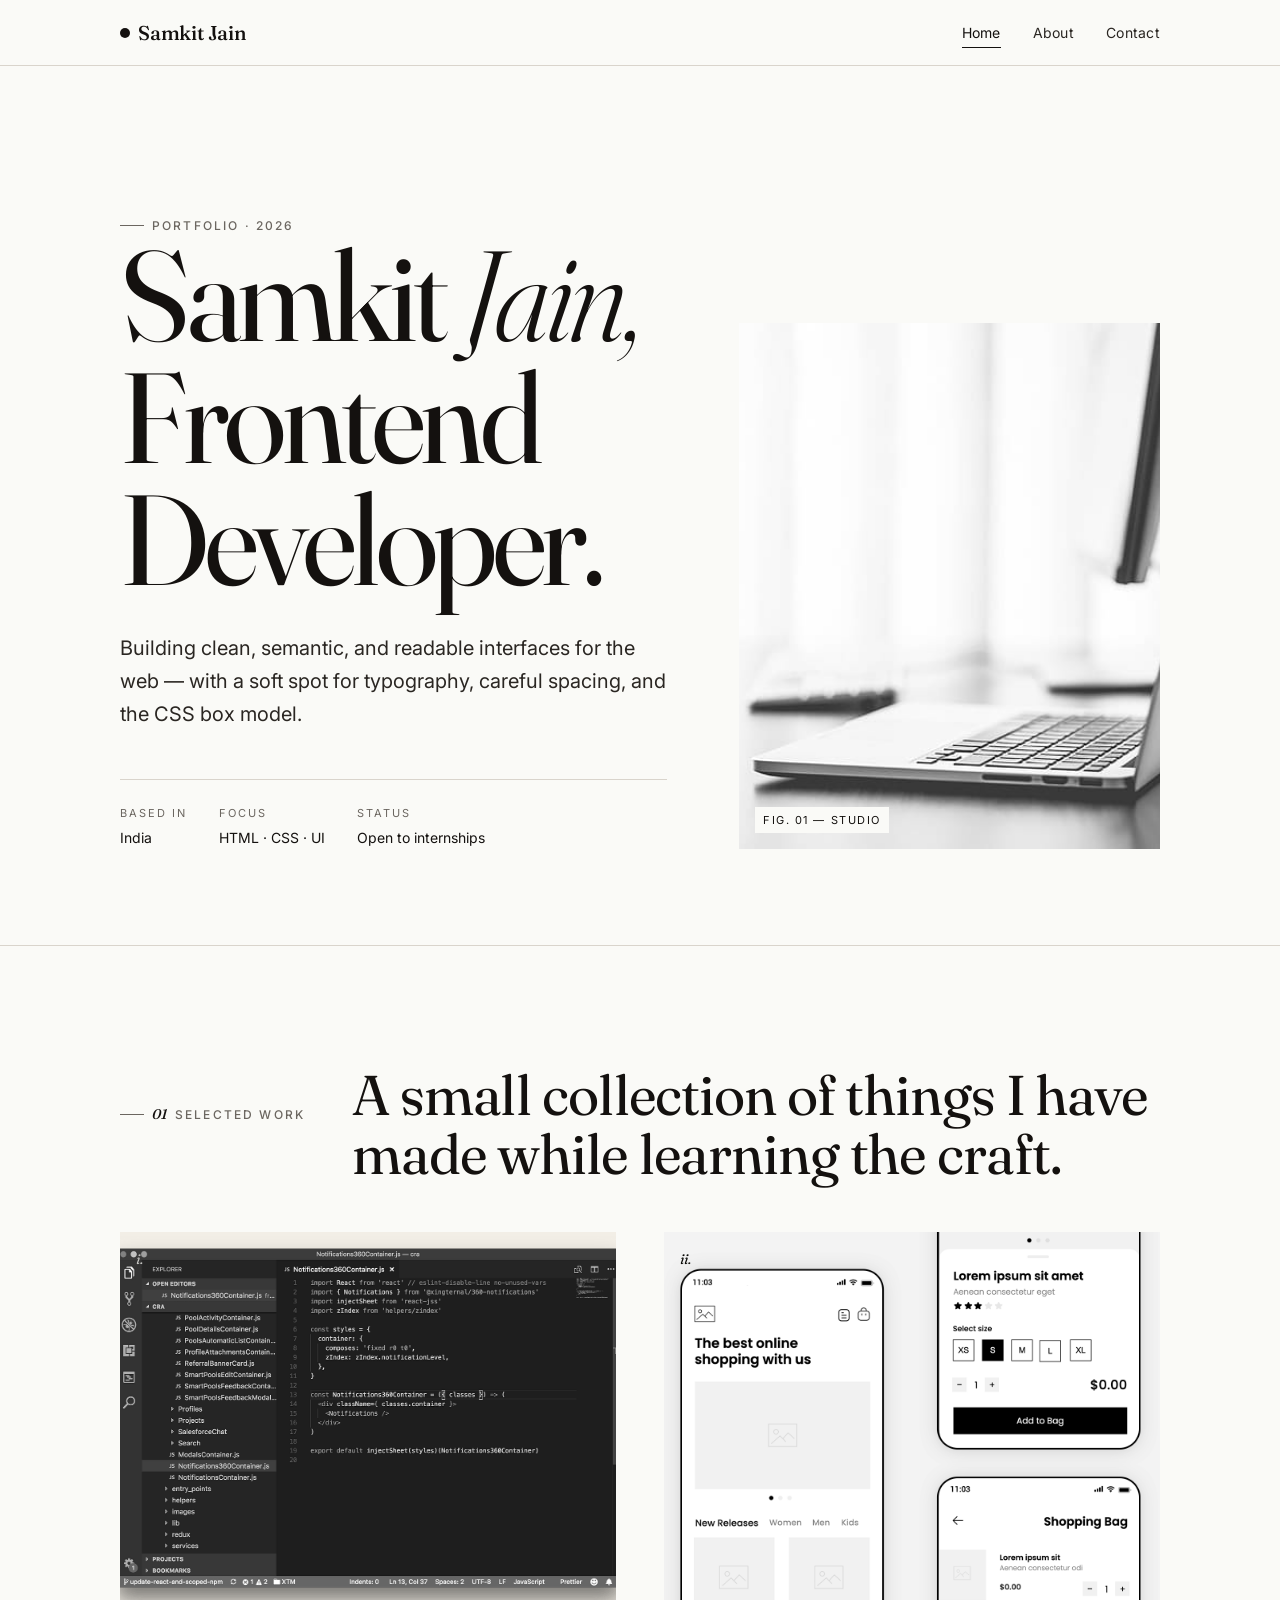
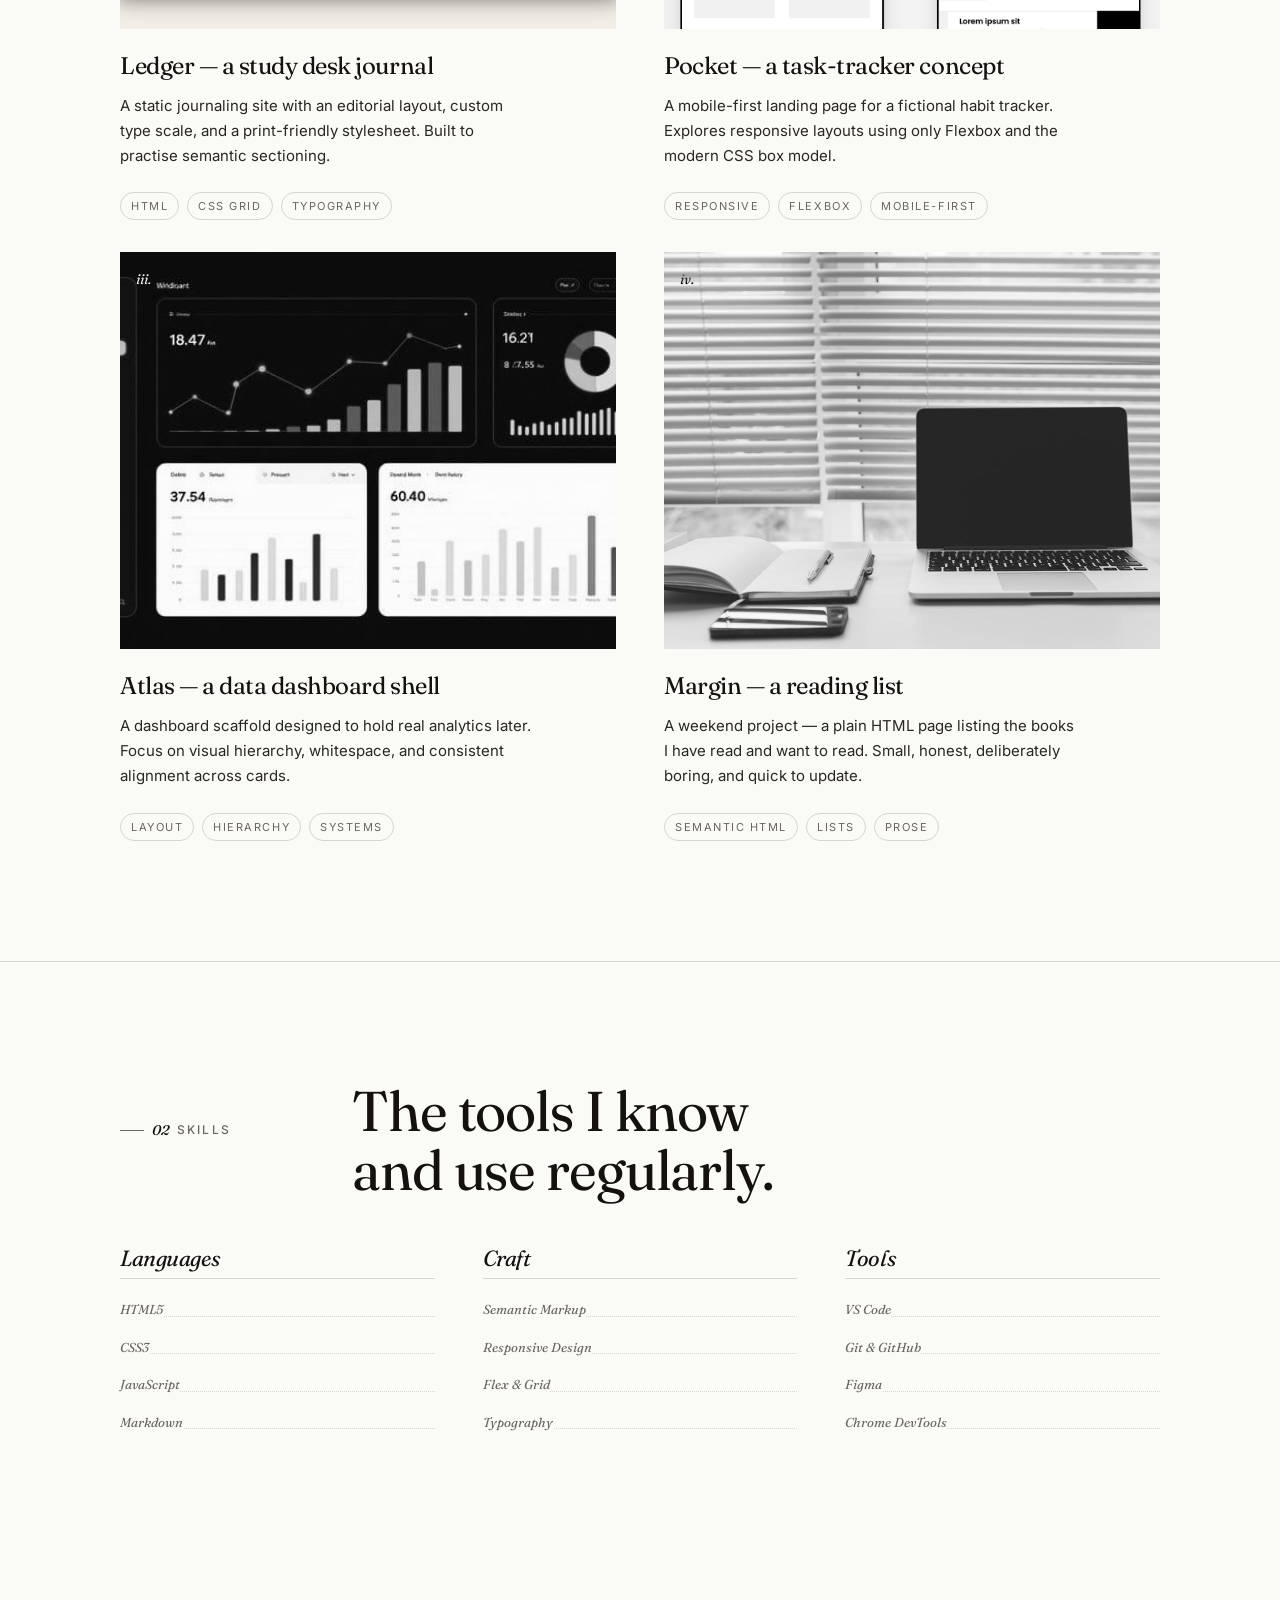
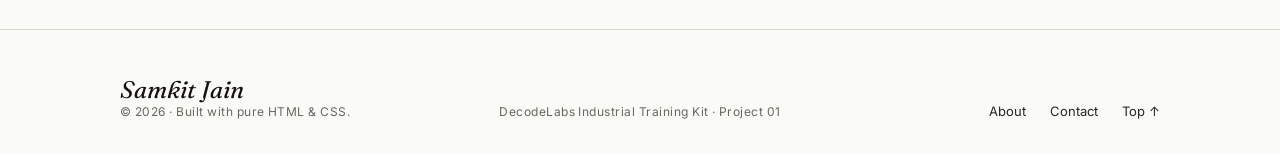
<file: Task1_portfolio/index.html>
<!DOCTYPE html>
<html lang="en">
<head>
  <meta charset="UTF-8" />
  <meta name="viewport" content="width=device-width, initial-scale=1.0" />
  <meta name="description" content="Samkit Jain — Frontend Developer. Personal portfolio showcasing selected work, skills, and background." />
  <meta name="author" content="Samkit Jain" />
  <title>Samkit Jain — Frontend Developer</title>

  <!-- Google Fonts: Fraunces (display serif) + Inter (UI sans) -->
  <link rel="preconnect" href="https://fonts.googleapis.com" />
  <link rel="preconnect" href="https://fonts.gstatic.com" crossorigin />
  <link href="https://fonts.googleapis.com/css2?family=Fraunces:ital,opsz,wght@0,9..144,300;0,9..144,400;0,9..144,500;1,9..144,300;1,9..144,400&family=Inter:wght@400;500;600&display=swap" rel="stylesheet" />

  <link rel="stylesheet" href="style.css" />
</head>
<body>

  <!-- =========================================================
       SITE HEADER
       ========================================================= -->
  <header class="site-header">
    <nav class="nav" aria-label="Primary">
      <a class="brand" href="index.html">
        <span class="brand-mark" aria-hidden="true"></span>
        Samkit&nbsp;Jain
      </a>
      <ul class="nav-links">
        <li><a href="index.html" aria-current="page">Home</a></li>
        <li><a href="about.html">About</a></li>
        <li><a href="contact.html">Contact</a></li>
      </ul>
    </nav>
  </header>

  <main>

    <!-- =========================================================
         HERO
         ========================================================= -->
    <section class="hero container" aria-labelledby="hero-title">
      <div class="hero-grid">

        <div>
          <p class="eyebrow">Portfolio · 2026</p>
          <h1 id="hero-title" class="hero-title">
            Samkit <em>Jain,</em><br />
            Frontend<br />
            Developer.
          </h1>
          <p class="hero-lede">
            Building clean, semantic, and readable interfaces for the web —
            with a soft spot for typography, careful spacing, and the CSS
            box model.
          </p>

          <dl class="hero-meta">
            <div>
              <dt>Based in</dt>
              <dd>India</dd>
            </div>
            <div>
              <dt>Focus</dt>
              <dd>HTML · CSS · UI</dd>
            </div>
            <div>
              <dt>Status</dt>
              <dd>Open to internships</dd>
            </div>
          </dl>
        </div>

        <figure class="hero-figure">
          <img src="assets/hero-desk.jpg" alt="Minimalist workspace with a laptop, monochrome tones." />
          <figcaption>Fig. 01 — Studio</figcaption>
        </figure>

      </div>
    </section>

    <!-- =========================================================
         SELECTED WORK
         ========================================================= -->
    <section class="section" aria-labelledby="work-title">
      <div class="container">

        <header class="section-head">
          <p class="eyebrow"><span class="eyebrow--num">01</span> Selected&nbsp;Work</p>
          <h2 id="work-title">A small collection of things I have made while learning the craft.</h2>
        </header>

        <div class="projects">

          <article class="project">
            <figure class="project-cover">
              <img src="assets/project-code.jpg" alt="Screenshot of a minimal code editor with syntax-highlighted source." />
              <span class="project-index">i.</span>
            </figure>
            <h3 class="project-title">Ledger — a study desk journal</h3>
            <p class="project-desc">
              A static journaling site with an editorial layout, custom
              type scale, and a print-friendly stylesheet. Built to
              practise semantic sectioning.
            </p>
            <ul class="project-tags">
              <li>HTML</li>
              <li>CSS Grid</li>
              <li>Typography</li>
            </ul>
          </article>

          <article class="project">
            <figure class="project-cover">
              <img src="assets/project-mobile.jpg" alt="A collection of minimalist mobile app UI mockups." />
              <span class="project-index">ii.</span>
            </figure>
            <h3 class="project-title">Pocket — a task-tracker concept</h3>
            <p class="project-desc">
              A mobile-first landing page for a fictional habit tracker.
              Explores responsive layouts using only Flexbox and the
              modern CSS box model.
            </p>
            <ul class="project-tags">
              <li>Responsive</li>
              <li>Flexbox</li>
              <li>Mobile-first</li>
            </ul>
          </article>

          <article class="project">
            <figure class="project-cover">
              <img src="assets/project-dashboard.jpg" alt="Minimal data dashboard interface with charts and metrics." />
              <span class="project-index">iii.</span>
            </figure>
            <h3 class="project-title">Atlas — a data dashboard shell</h3>
            <p class="project-desc">
              A dashboard scaffold designed to hold real analytics later.
              Focus on visual hierarchy, whitespace, and consistent
              alignment across cards.
            </p>
            <ul class="project-tags">
              <li>Layout</li>
              <li>Hierarchy</li>
              <li>Systems</li>
            </ul>
          </article>

          <article class="project">
            <figure class="project-cover">
              <img src="assets/about-notebook.jpg" alt="Minimal notebook and phone on a light background." />
              <span class="project-index">iv.</span>
            </figure>
            <h3 class="project-title">Margin — a reading list</h3>
            <p class="project-desc">
              A weekend project — a plain HTML page listing the books I
              have read and want to read. Small, honest, deliberately
              boring, and quick to update.
            </p>
            <ul class="project-tags">
              <li>Semantic HTML</li>
              <li>Lists</li>
              <li>Prose</li>
            </ul>
          </article>

        </div>
      </div>
    </section>

    <!-- =========================================================
         SKILLS
         ========================================================= -->
    <section class="section" aria-labelledby="skills-title">
      <div class="container">

        <header class="section-head">
          <p class="eyebrow"><span class="eyebrow--num">02</span> Skills</p>
          <h2 id="skills-title">The tools I know and use regularly.</h2>
        </header>

        <div class="skills">

          <div class="skill-group">
            <h4>Languages</h4>
            <ul class="skill-list">
              <li><span>HTML5</span></li>
              <li><span>CSS3</span></li>
              <li><span>JavaScript</span></li>
              <li><span>Markdown</span></li>
            </ul>
          </div>

          <div class="skill-group">
            <h4>Craft</h4>
            <ul class="skill-list">
              <li><span>Semantic Markup</span></li>
              <li><span>Responsive Design</span></li>
              <li><span>Flex &amp; Grid</span></li>
              <li><span>Typography</span></li>
            </ul>
          </div>

          <div class="skill-group">
            <h4>Tools</h4>
            <ul class="skill-list">
              <li><span>VS Code</span></li>
              <li><span>Git &amp; GitHub</span></li>
              <li><span>Figma</span></li>
              <li><span>Chrome DevTools</span></li>
            </ul>
          </div>

        </div>
      </div>
    </section>

  </main>

  <!-- =========================================================
       FOOTER
       ========================================================= -->
  <footer class="site-footer">
    <div class="container footer-grid">
      <div>
        <p class="footer-mark">Samkit&nbsp;Jain</p>
        <p class="footer-copy">© 2026 · Built with pure HTML &amp; CSS.</p>
      </div>
      <p class="footer-copy" style="text-align:center;">
        DecodeLabs Industrial Training Kit · Project 01
      </p>
      <ul class="footer-links">
        <li><a href="about.html">About</a></li>
        <li><a href="contact.html">Contact</a></li>
        <li><a href="#top">Top ↑</a></li>
      </ul>
    </div>
  </footer>

</body>
</html>
</file>
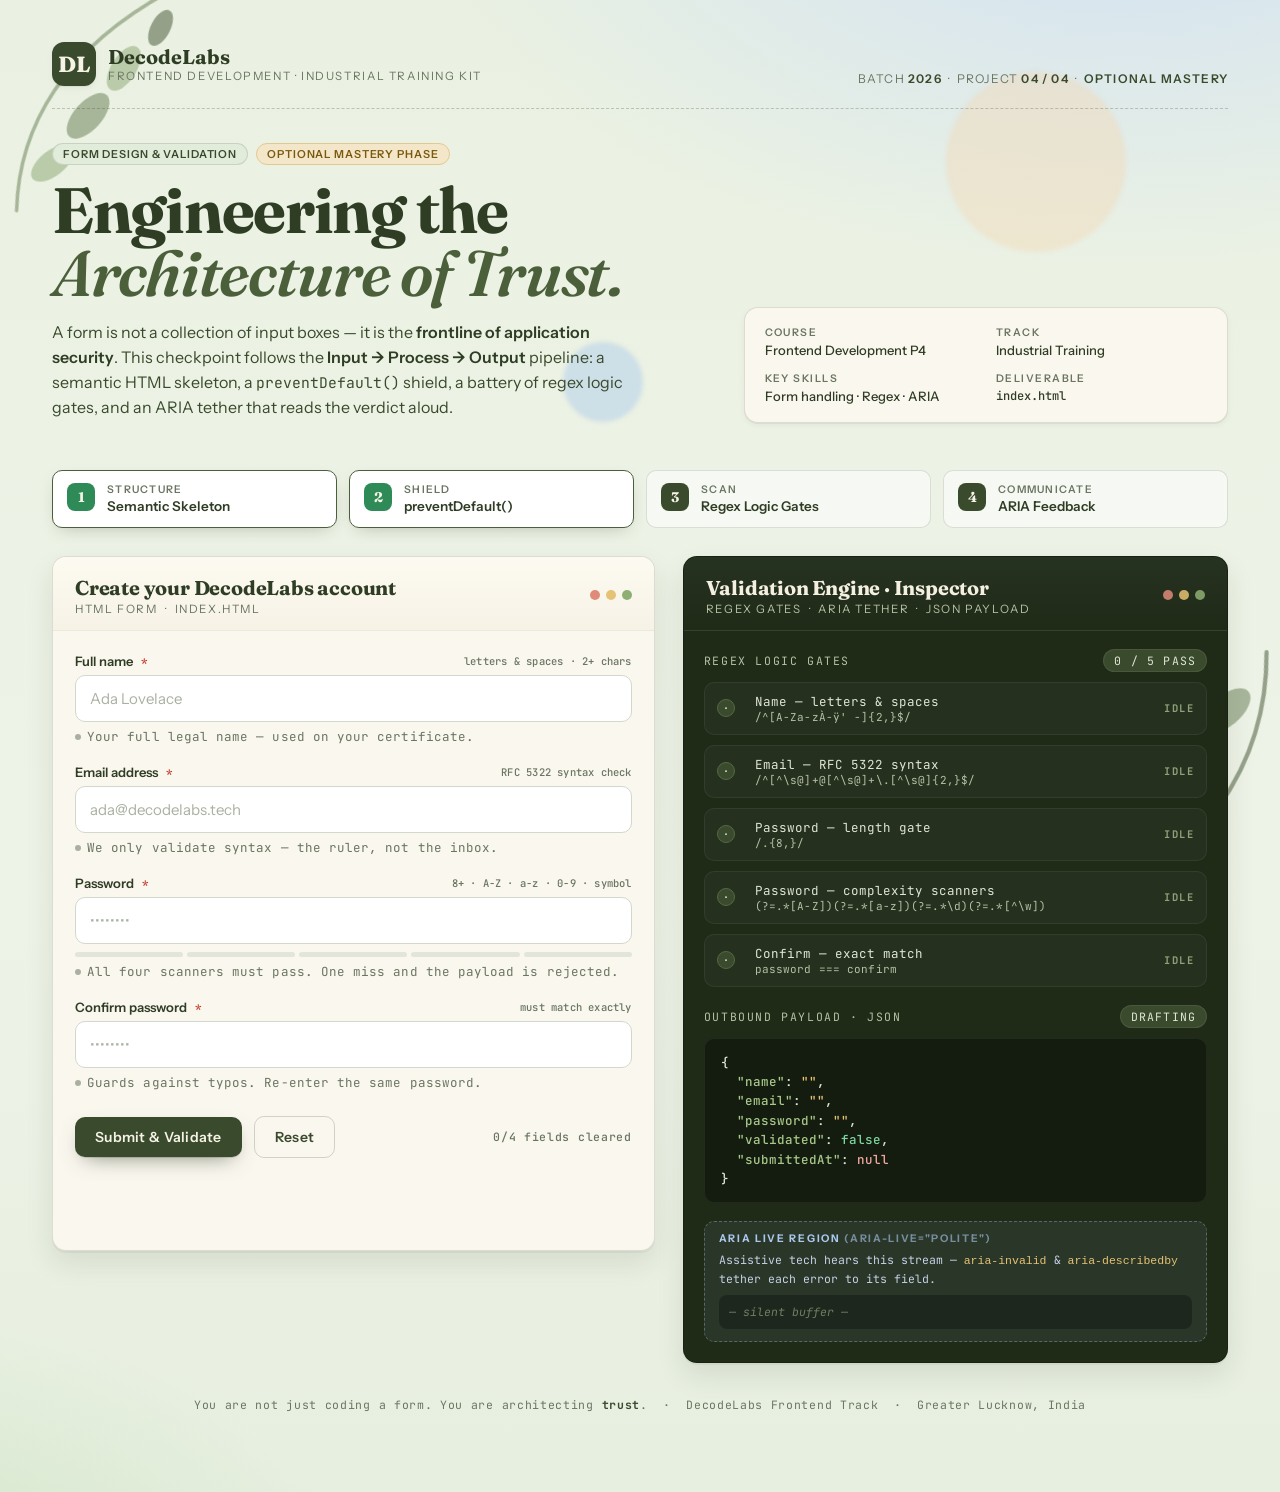
<file: task4_form_validation/index.html>
<!doctype html>
<html lang="en">
<head>
<meta charset="utf-8" />
<meta name="viewport" content="width=device-width, initial-scale=1" />
<title>Project 4 — Form Design & Validation · DecodeLabs</title>
<link rel="preconnect" href="https://fonts.googleapis.com" />
<link rel="preconnect" href="https://fonts.gstatic.com" crossorigin />
<link href="https://fonts.googleapis.com/css2?family=Fraunces:opsz,wght@9..144,500;9..144,600;9..144,700;9..144,800&family=Instrument+Sans:wght@400;500;600;700&family=JetBrains+Mono:wght@400;500;600&display=swap" rel="stylesheet" />
<style>
  /* ---------- design tokens from the DecodeLabs deck ---------- */
  :root{
    --sage-50:#eef4ea;
    --sage-100:#e2ecdb;
    --sage-200:#c9dcbd;
    --mint:#bfe0c8;
    --sky:#a9c8ec;
    --cream:#f6f2e6;
    --paper:#faf7ef;
    --olive-900:#2f3d24;
    --olive-800:#3a4a2c;
    --olive-700:#4b5f3a;
    --olive-500:#6d8757;
    --olive-400:#8fae74;
    --ink:#1f2a17;
    --muted:#6a7562;

    --editorial-red:#c0392b;
    --editorial-red-soft:#f6d9d4;
    --drafting-blue:#2f5aa8;
    --emerald:#2e8b57;
    --emerald-soft:#dbeee2;
    --amber:#c98a1a;

    --shadow-sm: 0 1px 0 rgba(31,42,23,.06), 0 2px 6px rgba(31,42,23,.05);
    --shadow-md: 0 2px 0 rgba(31,42,23,.05), 0 12px 28px rgba(31,42,23,.10);
    --radius: 14px;
    --radius-sm: 10px;

    --serif:'Fraunces', 'Cormorant Garamond', ui-serif, Georgia, serif;
    --sans:'Instrument Sans', ui-sans-serif, system-ui, -apple-system, sans-serif;
    --mono:'JetBrains Mono', ui-monospace, SFMono-Regular, Menlo, monospace;
  }

  *,*::before,*::after{ box-sizing:border-box; }
  html,body{ margin:0; padding:0; }
  body{
    font-family: var(--sans);
    color: var(--ink);
    background:
      radial-gradient(1200px 700px at 88% -10%, #cfe0f4 0%, transparent 60%),
      radial-gradient(900px 600px at -10% 110%, #cfe4c5 0%, transparent 55%),
      linear-gradient(180deg, #eaf1e2 0%, #eef3e7 60%, #e7efe0 100%);
    min-height:100vh;
    -webkit-font-smoothing:antialiased;
    text-rendering:optimizeLegibility;
  }

  /* ---------- decorative botanicals (echoing the deck) ---------- */
  .botanical{
    position:fixed; pointer-events:none; z-index:0; opacity:.55;
    filter: saturate(.85);
  }
  .botanical.tl{ top:-40px; left:-40px; width:280px; transform:rotate(-8deg); }
  .botanical.br{ bottom:-60px; right:-60px; width:340px; transform:rotate(170deg); }
  .blob{
    position:fixed; z-index:0; pointer-events:none; border-radius:50%;
    filter: blur(2px); opacity:.55;
  }
  .blob.a{ top:8vh; right:12vw; width:180px; height:180px; background:#f6d3a8; opacity:.35;}
  .blob.b{ bottom:14vh; left:8vw; width:140px; height:140px; background:#c6dcae;}
  .blob.c{ top:38vh; left:44vw; width:80px; height:80px; background:#a9c8ec; opacity:.45;}

  /* ---------- shell ---------- */
  .shell{
    position:relative; z-index:1;
    max-width:1240px;
    margin:0 auto;
    padding: 42px 32px 80px;
  }

  header.masthead{
    display:flex; align-items:flex-end; justify-content:space-between; gap:24px;
    padding-bottom:22px;
    border-bottom:1px dashed rgba(47,61,36,.25);
    margin-bottom:34px;
  }
  .brand{
    display:flex; align-items:center; gap:12px;
  }
  .brand-mark{
    width:44px; height:44px; border-radius:12px;
    background: var(--olive-800);
    color: var(--cream);
    display:grid; place-items:center;
    font-family: var(--serif); font-weight:800; font-size:22px;
    box-shadow: var(--shadow-sm);
    letter-spacing:-0.02em;
  }
  .brand-text{ line-height:1.1; }
  .brand-text .name{ font-family: var(--serif); font-weight:700; font-size:20px; color: var(--olive-900); }
  .brand-text .kicker{ font-size:11.5px; color: var(--muted); letter-spacing:.14em; text-transform:uppercase; margin-top:2px;}

  .crumbs{
    font-size:12px; color: var(--muted); letter-spacing:.1em; text-transform:uppercase;
    text-align:right;
  }
  .crumbs strong{ color: var(--olive-800); font-weight:600; }

  /* ---------- title block ---------- */
  .titleblock{
    display:grid; grid-template-columns: 1.15fr .85fr; gap:36px;
    align-items:end;
    margin-bottom:34px;
  }
  .titleblock h1{
    font-family: var(--serif);
    font-weight:700;
    font-size: clamp(38px, 5.4vw, 64px);
    line-height:.98;
    letter-spacing:-0.02em;
    color: var(--olive-900);
    margin:0 0 12px;
  }
  .titleblock h1 em{
    font-style: italic;
    color: var(--olive-700);
    font-weight:600;
  }
  .titleblock .lede{
    font-size:16px; line-height:1.55; color: var(--olive-800);
    max-width:52ch;
  }
  .titleblock .lede b{ color: var(--olive-900); font-weight:600; }
  .meta-card{
    background: var(--paper);
    border:1px solid rgba(47,61,36,.14);
    border-radius: var(--radius);
    padding:18px 20px;
    box-shadow: var(--shadow-sm);
    display:grid; grid-template-columns: 1fr 1fr; gap:14px 20px;
    font-size:13px;
  }
  .meta-card dt{
    font-size:10.5px; letter-spacing:.14em; text-transform:uppercase;
    color: var(--muted); margin-bottom:3px; font-weight:600;
  }
  .meta-card dd{ margin:0; color: var(--olive-900); font-weight:500; }
  .meta-card dd.mono{ font-family: var(--mono); font-size:12px; }
  .pill{
    display:inline-block; padding:3px 10px; border-radius:999px;
    background: var(--sage-100); color: var(--olive-800);
    font-size:11px; letter-spacing:.08em; text-transform:uppercase; font-weight:600;
    border:1px solid rgba(47,61,36,.15);
  }
  .pill.optional{ background:#f4e6c8; color:#7a5a10; border-color:#e2c891;}

  /* ---------- phase strip ---------- */
  .phase-strip{
    display:grid; grid-template-columns: repeat(4, 1fr); gap:12px;
    margin-bottom:28px;
  }
  .phase{
    background: rgba(255,255,255,.55);
    border:1px solid rgba(47,61,36,.15);
    border-radius: var(--radius-sm);
    padding:12px 14px;
    display:flex; gap:12px; align-items:flex-start;
    transition: background .2s ease, border-color .2s, transform .2s;
  }
  .phase[data-active="1"]{
    background: #fff;
    border-color: var(--olive-700);
    box-shadow: 0 6px 18px -8px rgba(47,61,36,.35);
  }
  .phase[data-active="0.5"]{
    background: #fff;
    border-color: var(--amber);
  }
  .phase .num{
    flex:0 0 auto;
    width:28px; height:28px; border-radius:8px;
    background: var(--olive-800); color: var(--cream);
    display:grid; place-items:center;
    font-family: var(--serif); font-weight:700; font-size:14px;
  }
  .phase[data-active="1"] .num{ background: var(--emerald); }
  .phase[data-active="0.5"] .num{ background: var(--amber); }
  .phase .txt{ line-height:1.25; }
  .phase .txt .k{ font-size:10.5px; letter-spacing:.12em; text-transform:uppercase; color: var(--muted); font-weight:600;}
  .phase .txt .v{ font-size:13.5px; color: var(--olive-900); font-weight:600; margin-top:2px;}

  /* ---------- main grid ---------- */
  main.split{
    display:grid; grid-template-columns: 1.05fr .95fr; gap:28px;
    align-items:start;
  }
  @media (max-width: 960px){
    main.split{ grid-template-columns: 1fr; }
    .titleblock{ grid-template-columns: 1fr; }
    .phase-strip{ grid-template-columns: repeat(2, 1fr); }
  }

  /* ---------- form card ---------- */
  .card{
    background: var(--paper);
    border:1px solid rgba(47,61,36,.14);
    border-radius: var(--radius);
    box-shadow: var(--shadow-md);
    overflow: hidden;
    position:relative;
  }
  .card-head{
    padding:18px 22px 14px;
    border-bottom:1px solid rgba(47,61,36,.09);
    background: linear-gradient(180deg, #fdfaf1, #f6f2e6);
    display:flex; align-items:center; justify-content:space-between;
  }
  .card-head .t{
    font-family: var(--serif); font-weight:700; font-size:20px; color: var(--olive-900);
    letter-spacing:-0.01em;
  }
  .card-head .sub{
    font-size:11.5px; color: var(--muted); letter-spacing:.14em; text-transform:uppercase; margin-top:2px;
  }
  .traffic{
    display:flex; gap:6px;
  }
  .traffic i{ width:10px; height:10px; border-radius:50%; background:#d6cdb4; display:block; }
  .traffic i:nth-child(1){ background:#e08a7a;}
  .traffic i:nth-child(2){ background:#e6c274;}
  .traffic i:nth-child(3){ background:#8fae74;}

  form.rf{
    padding: 22px 22px 24px;
    display:flex; flex-direction:column; gap:18px;
  }

  .field{
    display:flex; flex-direction:column; gap:6px;
    position:relative;
  }
  .field label{
    font-size:13px; font-weight:600; color: var(--olive-900);
    display:flex; align-items:center; gap:8px;
  }
  .field label .req{
    font-family: var(--mono); font-size:11px; color: var(--editorial-red); font-weight:500;
  }
  .field label .hint{
    margin-left:auto;
    font-family: var(--mono); font-size:10.5px; color: var(--muted);
    font-weight:500; letter-spacing:.02em;
  }
  .field .control{
    position:relative;
  }
  .field input{
    width:100%;
    font: 500 15px/1.4 var(--sans);
    color: var(--ink);
    background: #fff;
    border:1.5px solid #d3d8cc;
    border-radius: 10px;
    padding: 12px 42px 12px 14px;
    transition: border-color .18s ease, box-shadow .18s ease, background .18s;
    outline:none;
  }
  .field input::placeholder{ color:#a9b1a1; font-weight:400;}
  .field input:focus{
    border-color: var(--olive-700);
    box-shadow: 0 0 0 4px rgba(75,95,58,.14);
    background: #fff;
  }

  /* status icon inside input */
  .field .icon{
    position:absolute; right:12px; top:50%; transform: translateY(-50%);
    width:22px; height:22px; border-radius:50%;
    display:grid; place-items:center;
    color:#fff; font-size:12px; font-weight:700;
    opacity:0; transition: opacity .18s ease, transform .18s ease;
    pointer-events:none;
    font-family: var(--mono);
  }
  .field[data-state="valid"] .icon.ok{ opacity:1; background: var(--emerald); }
  .field[data-state="invalid"] .icon.bad{ opacity:1; background: var(--editorial-red); }

  .field[data-state="valid"] input{
    border-color: var(--emerald);
    background: #f5faf6;
  }
  .field[data-state="invalid"] input{
    border-color: var(--editorial-red);
    background: #fdf3f1;
  }

  .field .msg{
    min-height: 18px;
    font-size:12.5px; line-height:1.4;
    color: var(--muted);
    display:flex; align-items:center; gap:6px;
    font-family: var(--mono);
    letter-spacing:.005em;
  }
  .field[data-state="valid"] .msg{ color: var(--emerald); }
  .field[data-state="invalid"] .msg{ color: var(--editorial-red); }
  .field .msg::before{
    content:""; width:6px; height:6px; border-radius:50%;
    background: currentColor; opacity:.55;
    display:inline-block; flex:0 0 auto;
  }

  /* password strength ribbon */
  .strength{
    display:flex; gap:4px; margin-top:2px;
  }
  .strength i{
    flex:1; height:5px; border-radius:3px; background:#e2e6da; transition: background .2s;
  }
  .strength[data-level="1"] i:nth-child(-n+1){ background:#e08a7a;}
  .strength[data-level="2"] i:nth-child(-n+2){ background:#e6c274;}
  .strength[data-level="3"] i:nth-child(-n+3){ background:#a8c98a;}
  .strength[data-level="4"] i:nth-child(-n+4){ background: var(--emerald);}
  .strength[data-level="5"] i{ background: var(--emerald);}

  /* actions */
  .actions{
    display:flex; align-items:center; gap:12px; margin-top:6px;
  }
  button.btn{
    appearance:none; border:0; cursor:pointer;
    font: 600 14px/1 var(--sans);
    letter-spacing:.02em;
    padding: 13px 20px;
    border-radius: 10px;
    transition: transform .12s ease, box-shadow .18s ease, background .18s;
  }
  button.btn.primary{
    background: var(--olive-800); color: var(--cream);
    box-shadow: 0 1px 0 rgba(0,0,0,.12), 0 8px 22px -10px rgba(47,61,36,.7);
  }
  button.btn.primary:hover{ background: var(--olive-900); transform: translateY(-1px);}
  button.btn.primary:active{ transform: translateY(0); }
  button.btn.ghost{
    background: transparent; color: var(--olive-800);
    border:1.5px solid rgba(47,61,36,.2);
  }
  button.btn.ghost:hover{ background: rgba(47,61,36,.06); }

  .banner{
    margin-top: 4px;
    padding: 12px 14px;
    border-radius: 10px;
    font-size: 13px; line-height:1.45;
    display:flex; gap:10px; align-items:flex-start;
    border:1px solid transparent;
    opacity:0; transform: translateY(-4px);
    transition: opacity .25s ease, transform .25s ease;
    pointer-events:none;
  }
  .banner.show{ opacity:1; transform: translateY(0); pointer-events:auto;}
  .banner.error{ background: var(--editorial-red-soft); color:#7a1e12; border-color:#e8b6ad;}
  .banner.success{ background: var(--emerald-soft); color:#1d5e3b; border-color:#a8d6b8;}
  .banner .badge{
    font-family: var(--mono); font-size:11px; font-weight:700;
    padding: 2px 8px; border-radius:999px;
    background: rgba(0,0,0,.08);
    letter-spacing:.06em;
  }

  /* ---------- inspector card ---------- */
  .inspector{
    background: #1f2a17;
    color: #dfe6d5;
    border-radius: var(--radius);
    box-shadow: var(--shadow-md);
    overflow:hidden;
    border:1px solid rgba(0,0,0,.2);
    position:sticky; top: 20px;
  }
  .inspector .card-head{
    background: linear-gradient(180deg, #263320, #1f2a17);
    border-bottom:1px solid rgba(255,255,255,.08);
    color: var(--cream);
  }
  .inspector .card-head .t{ color:#f4efe0; font-family:var(--serif);}
  .inspector .card-head .sub{ color:#b6c1a6;}
  .inspector .traffic i{ opacity:.85; }

  .insp-body{ padding: 18px 20px 20px; display:flex; flex-direction:column; gap:18px;}

  .gates{
    display:flex; flex-direction:column; gap:10px;
  }
  .gate{
    display:grid; grid-template-columns: 26px 1fr auto; gap:12px; align-items:center;
    padding: 10px 12px;
    background: rgba(255,255,255,.03);
    border:1px solid rgba(255,255,255,.06);
    border-radius: 10px;
    font-family: var(--mono);
    font-size:12.5px;
    transition: background .18s, border-color .18s;
  }
  .gate .dot{
    width:18px; height:18px; border-radius:50%;
    background: #3a4a2c; border:1.5px solid #556945;
    display:grid; place-items:center;
    color:#dfe6d5; font-size:10px; font-weight:700;
  }
  .gate[data-status="pass"]{ background: rgba(46,139,87,.14); border-color: rgba(46,139,87,.5);}
  .gate[data-status="pass"] .dot{ background: var(--emerald); border-color:#5cba85; color:#fff;}
  .gate[data-status="fail"]{ background: rgba(192,57,43,.14); border-color: rgba(192,57,43,.5);}
  .gate[data-status="fail"] .dot{ background: var(--editorial-red); border-color:#e47264; color:#fff;}
  .gate[data-status="idle"] .dot::after{ content:"·"; }
  .gate .label{ color:#dfe6d5;}
  .gate .re{ color:#b6c1a6; font-size:11px; letter-spacing:.01em;}
  .gate .verdict{
    font-size:10.5px; letter-spacing:.14em; text-transform:uppercase; font-weight:700;
    color:#8fa07a;
  }
  .gate[data-status="pass"] .verdict{ color:#7dd7a0; }
  .gate[data-status="fail"] .verdict{ color:#f4a89f; }

  .payload-head{
    display:flex; align-items:center; justify-content:space-between;
    font-family: var(--mono); font-size:11.5px; color:#b6c1a6;
    letter-spacing:.14em; text-transform:uppercase;
  }
  .payload-head .state{
    padding: 3px 10px; border-radius:999px;
    background:#3a4a2c; color:#dfe6d5; letter-spacing:.1em;
    border:1px solid rgba(255,255,255,.08);
  }
  .payload-head .state.approved{ background: var(--emerald); color:#fff; border-color:transparent;}
  .payload-head .state.rejected{ background: var(--editorial-red); color:#fff; border-color:transparent;}

  pre.payload{
    margin:0;
    background: #141c0f;
    border:1px solid rgba(255,255,255,.06);
    border-radius: 10px;
    padding: 14px 16px;
    font: 500 12.5px/1.55 var(--mono);
    color: #dfe6d5;
    overflow:auto;
    max-height: 260px;
    white-space: pre-wrap;
    word-break: break-word;
  }
  pre.payload .k{ color:#a8c98a; }
  pre.payload .s{ color:#e6c274; }
  pre.payload .n{ color:#f4a89f; }
  pre.payload .b{ color:#7dd7a0; }
  pre.payload .p{ color:#a9c8ec; }

  .a11y-panel{
    padding: 12px 14px;
    background: rgba(169,200,236,.08);
    border:1px dashed rgba(169,200,236,.35);
    border-radius: 10px;
    font-family: var(--mono); font-size:11.5px; line-height:1.55;
    color:#c6d1e6;
  }
  .a11y-panel h4{
    margin:0 0 6px; font: 700 10.5px/1 var(--sans);
    letter-spacing:.16em; text-transform:uppercase; color:#a9c8ec;
  }
  .a11y-panel code{ color:#e6c274;}
  .a11y-panel .now{
    display:block; margin-top:8px; padding:8px 10px;
    background: rgba(0,0,0,.28); border-radius:8px;
    color:#dfe6d5; min-height:20px;
  }
  .a11y-panel .now:empty::before{
    content:"— silent buffer —"; color:#6f7d63; font-style: italic;
  }

  /* ---------- footer notes ---------- */
  .footnote{
    margin-top:34px; text-align:center;
    font-family: var(--mono); font-size:11.5px; color: var(--muted);
    letter-spacing:.06em;
  }
  .footnote strong{ color: var(--olive-800);}

  /* ---------- visually hidden but accessible ---------- */
  .sr-only{
    position:absolute!important; width:1px; height:1px;
    padding:0; margin:-1px; overflow:hidden; clip:rect(0 0 0 0);
    white-space:nowrap; border:0;
  }

  /* reset gentle bump when field flips valid */
  @keyframes tickBump { 0%{ transform:translateY(-50%) scale(.6);} 60%{ transform:translateY(-50%) scale(1.15);} 100%{ transform:translateY(-50%) scale(1);} }
  .field[data-state="valid"] .icon.ok{ animation: tickBump .28s ease; }
  .field[data-state="invalid"] .icon.bad{ animation: tickBump .28s ease; }
</style>
</head>
<body>

<!-- decorative botanicals -->
<svg class="botanical tl" viewBox="0 0 200 200" fill="none" aria-hidden="true">
  <path d="M30 170 C 40 110, 80 60, 160 30" stroke="#6d8757" stroke-width="2.5" stroke-linecap="round"/>
  <ellipse cx="60" cy="140" rx="18" ry="9" fill="#8fae74" transform="rotate(-30 60 140)"/>
  <ellipse cx="90" cy="110" rx="20" ry="10" fill="#6d8757" transform="rotate(-40 90 110)"/>
  <ellipse cx="120" cy="80" rx="18" ry="9" fill="#8fae74" transform="rotate(-50 120 80)"/>
  <ellipse cx="150" cy="55" rx="14" ry="7" fill="#4b5f3a" transform="rotate(-55 150 55)"/>
</svg>
<svg class="botanical br" viewBox="0 0 200 200" fill="none" aria-hidden="true">
  <path d="M30 170 C 40 110, 80 60, 170 30" stroke="#4b5f3a" stroke-width="2.5" stroke-linecap="round"/>
  <ellipse cx="60" cy="140" rx="18" ry="9" fill="#6d8757" transform="rotate(-30 60 140)"/>
  <ellipse cx="95" cy="105" rx="22" ry="11" fill="#8fae74" transform="rotate(-45 95 105)"/>
  <ellipse cx="135" cy="65" rx="18" ry="9" fill="#6d8757" transform="rotate(-55 135 65)"/>
</svg>
<span class="blob a"></span>
<span class="blob b"></span>
<span class="blob c"></span>

<div class="shell">

  <!-- masthead -->
  <header class="masthead">
    <div class="brand">
      <div class="brand-mark">DL</div>
      <div class="brand-text">
        <div class="name">DecodeLabs</div>
        <div class="kicker">Frontend Development · Industrial Training Kit</div>
      </div>
    </div>
    <div class="crumbs">
      Batch <strong>2026</strong> &nbsp;·&nbsp; Project <strong>04 / 04</strong> &nbsp;·&nbsp; <strong>Optional Mastery</strong>
    </div>
  </header>

  <!-- title -->
  <section class="titleblock">
    <div>
      <div style="display:flex; gap:8px; margin-bottom:14px;">
        <span class="pill">Form Design &amp; Validation</span>
        <span class="pill optional">Optional Mastery Phase</span>
      </div>
      <h1>Engineering the <em>Architecture of Trust.</em></h1>
      <p class="lede">
        A form is not a collection of input boxes — it is the <b>frontline of application security</b>.
        This checkpoint follows the <b>Input → Process → Output</b> pipeline: a semantic HTML skeleton,
        a <code style="font-family:var(--mono);font-size:.92em">preventDefault()</code> shield,
        a battery of regex logic gates, and an ARIA tether that reads the verdict aloud.
      </p>
    </div>
    <dl class="meta-card" aria-label="Project metadata">
      <div><dt>Course</dt><dd>Frontend Development P4</dd></div>
      <div><dt>Track</dt><dd>Industrial Training</dd></div>
      <div><dt>Key skills</dt><dd>Form handling · Regex · ARIA</dd></div>
      <div><dt>Deliverable</dt><dd class="mono">index.html</dd></div>
    </dl>
  </section>

  <!-- phase progress strip -->
  <section class="phase-strip" aria-label="IPO pipeline progress">
    <div class="phase" data-phase="1" data-active="1">
      <div class="num">1</div>
      <div class="txt"><div class="k">Structure</div><div class="v">Semantic&nbsp;Skeleton</div></div>
    </div>
    <div class="phase" data-phase="2" data-active="1">
      <div class="num">2</div>
      <div class="txt"><div class="k">Shield</div><div class="v">preventDefault()</div></div>
    </div>
    <div class="phase" data-phase="3" data-active="0">
      <div class="num">3</div>
      <div class="txt"><div class="k">Scan</div><div class="v">Regex Logic Gates</div></div>
    </div>
    <div class="phase" data-phase="4" data-active="0">
      <div class="num">4</div>
      <div class="txt"><div class="k">Communicate</div><div class="v">ARIA Feedback</div></div>
    </div>
  </section>

  <!-- main split -->
  <main class="split">

    <!-- LEFT: the form -->
    <section class="card" aria-labelledby="form-heading">
      <div class="card-head">
        <div>
          <div class="t" id="form-heading">Create your DecodeLabs account</div>
          <div class="sub">HTML Form &nbsp;·&nbsp; index.html</div>
        </div>
        <div class="traffic" aria-hidden="true"><i></i><i></i><i></i></div>
      </div>

      <form class="rf" id="registrationForm" novalidate>

        <!-- NAME -->
        <div class="field" data-field="name" data-state="idle">
          <label for="name">
            Full name <span class="req" aria-hidden="true">*</span>
            <span class="hint">letters &amp; spaces · 2+ chars</span>
          </label>
          <div class="control">
            <input
              type="text"
              id="name"
              name="name"
              autocomplete="name"
              placeholder="Ada Lovelace"
              required
              minlength="2"
              aria-required="true"
              aria-invalid="false"
              aria-describedby="name-msg"
            />
            <span class="icon ok" aria-hidden="true">✓</span>
            <span class="icon bad" aria-hidden="true">!</span>
          </div>
          <span class="msg" id="name-msg" data-default="Your full legal name — used on your certificate.">
            Your full legal name — used on your certificate.
          </span>
        </div>

        <!-- EMAIL -->
        <div class="field" data-field="email" data-state="idle">
          <label for="email">
            Email address <span class="req" aria-hidden="true">*</span>
            <span class="hint">RFC 5322 syntax check</span>
          </label>
          <div class="control">
            <input
              type="email"
              id="email"
              name="email"
              autocomplete="email"
              placeholder="ada@decodelabs.tech"
              required
              aria-required="true"
              aria-invalid="false"
              aria-describedby="email-msg"
            />
            <span class="icon ok" aria-hidden="true">✓</span>
            <span class="icon bad" aria-hidden="true">!</span>
          </div>
          <span class="msg" id="email-msg" data-default="We only validate syntax — the ruler, not the inbox.">
            We only validate syntax — the ruler, not the inbox.
          </span>
        </div>

        <!-- PASSWORD -->
        <div class="field" data-field="password" data-state="idle">
          <label for="password">
            Password <span class="req" aria-hidden="true">*</span>
            <span class="hint">8+ · A-Z · a-z · 0-9 · symbol</span>
          </label>
          <div class="control">
            <input
              type="password"
              id="password"
              name="password"
              autocomplete="new-password"
              placeholder="••••••••"
              required
              aria-required="true"
              aria-invalid="false"
              aria-describedby="password-msg password-strength-msg"
            />
            <span class="icon ok" aria-hidden="true">✓</span>
            <span class="icon bad" aria-hidden="true">!</span>
          </div>
          <div class="strength" data-level="0" aria-hidden="true">
            <i></i><i></i><i></i><i></i><i></i>
          </div>
          <span class="msg" id="password-msg" data-default="All four scanners must pass. One miss and the payload is rejected.">
            All four scanners must pass. One miss and the payload is rejected.
          </span>
          <span class="sr-only" id="password-strength-msg" aria-live="polite"></span>
        </div>

        <!-- CONFIRM -->
        <div class="field" data-field="confirm" data-state="idle">
          <label for="confirm">
            Confirm password <span class="req" aria-hidden="true">*</span>
            <span class="hint">must match exactly</span>
          </label>
          <div class="control">
            <input
              type="password"
              id="confirm"
              name="confirm"
              autocomplete="new-password"
              placeholder="••••••••"
              required
              aria-required="true"
              aria-invalid="false"
              aria-describedby="confirm-msg"
            />
            <span class="icon ok" aria-hidden="true">✓</span>
            <span class="icon bad" aria-hidden="true">!</span>
          </div>
          <span class="msg" id="confirm-msg" data-default="Guards against typos. Re-enter the same password.">
            Guards against typos. Re-enter the same password.
          </span>
        </div>

        <!-- ACTIONS -->
        <div class="actions">
          <button type="submit" class="btn primary" id="submitBtn">Submit &amp; Validate</button>
          <button type="reset" class="btn ghost" id="resetBtn">Reset</button>
          <span style="margin-left:auto; font: 500 11.5px/1 var(--mono); color: var(--muted); letter-spacing:.06em;">
            <span id="fieldsCount">0</span>/4 fields cleared
          </span>
        </div>

        <!-- BANNER (polite live region) -->
        <div class="banner" id="topBanner" role="status" aria-live="polite">
          <span class="badge" id="bannerBadge">STATUS</span>
          <span id="bannerText"></span>
        </div>

      </form>
    </section>

    <!-- RIGHT: inspector -->
    <aside class="card inspector" aria-label="Validation engine inspector">
      <div class="card-head">
        <div>
          <div class="t">Validation Engine · Inspector</div>
          <div class="sub">Regex gates &nbsp;·&nbsp; ARIA tether &nbsp;·&nbsp; JSON payload</div>
        </div>
        <div class="traffic" aria-hidden="true"><i></i><i></i><i></i></div>
      </div>

      <div class="insp-body">

        <!-- Regex gates panel -->
        <div>
          <div class="payload-head" style="margin-bottom:10px;">
            <span>Regex Logic Gates</span>
            <span class="state" id="gatesState">0 / 5 pass</span>
          </div>
          <div class="gates" id="gates">
            <div class="gate" data-gate="name" data-status="idle">
              <span class="dot"></span>
              <div>
                <div class="label">Name — letters &amp; spaces</div>
                <div class="re">/^[A-Za-zÀ-ÿ' -]{2,}$/</div>
              </div>
              <span class="verdict">idle</span>
            </div>
            <div class="gate" data-gate="email" data-status="idle">
              <span class="dot"></span>
              <div>
                <div class="label">Email — RFC 5322 syntax</div>
                <div class="re">/^[^\s@]+@[^\s@]+\.[^\s@]{2,}$/</div>
              </div>
              <span class="verdict">idle</span>
            </div>
            <div class="gate" data-gate="pwLen" data-status="idle">
              <span class="dot"></span>
              <div>
                <div class="label">Password — length gate</div>
                <div class="re">/.{8,}/</div>
              </div>
              <span class="verdict">idle</span>
            </div>
            <div class="gate" data-gate="pwComplex" data-status="idle">
              <span class="dot"></span>
              <div>
                <div class="label">Password — complexity scanners</div>
                <div class="re">(?=.*[A-Z])(?=.*[a-z])(?=.*\d)(?=.*[^\w])</div>
              </div>
              <span class="verdict">idle</span>
            </div>
            <div class="gate" data-gate="match" data-status="idle">
              <span class="dot"></span>
              <div>
                <div class="label">Confirm — exact match</div>
                <div class="re">password === confirm</div>
              </div>
              <span class="verdict">idle</span>
            </div>
          </div>
        </div>

        <!-- JSON payload -->
        <div>
          <div class="payload-head" style="margin-bottom:10px;">
            <span>Outbound Payload · JSON</span>
            <span class="state" id="payloadState">DRAFTING</span>
          </div>
          <pre class="payload" id="payloadPre" aria-live="off">{
  <span class="k">"name"</span>: <span class="s">""</span>,
  <span class="k">"email"</span>: <span class="s">""</span>,
  <span class="k">"password"</span>: <span class="s">"[redacted]"</span>,
  <span class="k">"validated"</span>: <span class="b">false</span>,
  <span class="k">"submittedAt"</span>: <span class="n">null</span>
}</pre>
        </div>

        <!-- ARIA tether -->
        <div class="a11y-panel" aria-hidden="true">
          <h4>ARIA Live Region <span style="opacity:.6;">(aria-live="polite")</span></h4>
          Assistive tech hears this stream — <code>aria-invalid</code> &amp; <code>aria-describedby</code>
          tether each error to its field.
          <span class="now" id="ariaMirror"></span>
        </div>

      </div>
    </aside>

  </main>

  <!-- Hidden dedicated live region for screen readers only -->
  <div id="liveRegion" class="sr-only" role="status" aria-live="polite" aria-atomic="true"></div>

  <div class="footnote">
    You are not just coding a form. You are architecting <strong>trust</strong>.
    &nbsp;·&nbsp; DecodeLabs Frontend Track &nbsp;·&nbsp; Greater Lucknow, India
  </div>
</div>

<script>
/* ===========================================================
   Project 4 — Form Design & Validation
   Structure → Shield → Scan → Communicate
   =========================================================== */

(() => {
  'use strict';

  // ---- 1. Element handles ----------------------------------
  const form   = document.getElementById('registrationForm');
  const fields = {
    name:     document.getElementById('name'),
    email:    document.getElementById('email'),
    password: document.getElementById('password'),
    confirm:  document.getElementById('confirm'),
  };
  const wrappers = {
    name:     form.querySelector('[data-field="name"]'),
    email:    form.querySelector('[data-field="email"]'),
    password: form.querySelector('[data-field="password"]'),
    confirm:  form.querySelector('[data-field="confirm"]'),
  };
  const msgs = {
    name:     document.getElementById('name-msg'),
    email:    document.getElementById('email-msg'),
    password: document.getElementById('password-msg'),
    confirm:  document.getElementById('confirm-msg'),
  };
  const strengthBar = form.querySelector('.strength');
  const strengthSR  = document.getElementById('password-strength-msg');
  const banner      = document.getElementById('topBanner');
  const bannerText  = document.getElementById('bannerText');
  const bannerBadge = document.getElementById('bannerBadge');
  const liveRegion  = document.getElementById('liveRegion');
  const ariaMirror  = document.getElementById('ariaMirror');
  const fieldsCount = document.getElementById('fieldsCount');
  const gatesState  = document.getElementById('gatesState');
  const payloadPre  = document.getElementById('payloadPre');
  const payloadState= document.getElementById('payloadState');
  const phaseEls    = document.querySelectorAll('.phase');
  const submitBtn   = document.getElementById('submitBtn');
  const resetBtn    = document.getElementById('resetBtn');

  // ---- 2. Regex logic gates --------------------------------
  const REGEX = {
    name:      /^[A-Za-zÀ-ÿ' -]{2,}$/,
    email:     /^[^\s@]+@[^\s@]+\.[^\s@]{2,}$/,
    pwLen:     /.{8,}/,
    pwUpper:   /[A-Z]/,
    pwLower:   /[a-z]/,
    pwDigit:   /\d/,
    pwSymbol:  /[^A-Za-z0-9]/,
  };

  // ---- 3. Per-field validators — return {ok, msg} ----------
  const validators = {
    name(v){
      if(!v) return { ok:false, msg:'Name is required.' };
      if(v.trim().length < 2) return { ok:false, msg:'At least 2 characters.' };
      if(!REGEX.name.test(v.trim())) return { ok:false, msg:'Letters, spaces, apostrophes and hyphens only.' };
      return { ok:true, msg:'Name looks good.' };
    },
    email(v){
      if(!v) return { ok:false, msg:'Email is required.' };
      if(!REGEX.email.test(v.trim())) return { ok:false, msg:'That doesn\u2019t look like a valid email address.' };
      return { ok:true, msg:'Syntax OK — the ruler is happy.' };
    },
    password(v){
      if(!v) return { ok:false, msg:'Password is required.' };
      const missing = [];
      if(!REGEX.pwLen.test(v))    missing.push('8+ chars');
      if(!REGEX.pwUpper.test(v))  missing.push('an uppercase');
      if(!REGEX.pwLower.test(v))  missing.push('a lowercase');
      if(!REGEX.pwDigit.test(v))  missing.push('a digit');
      if(!REGEX.pwSymbol.test(v)) missing.push('a symbol');
      if(missing.length) return { ok:false, msg:'Add ' + missing.join(', ') + '.' };
      return { ok:true, msg:'All four complexity scanners passed.' };
    },
    confirm(v){
      const pw = fields.password.value;
      if(!v) return { ok:false, msg:'Please re-enter your password.' };
      if(v !== pw) return { ok:false, msg:'Passwords don\u2019t match.' };
      return { ok:true, msg:'Match confirmed.' };
    }
  };

  // ---- 4. Field UI updater ---------------------------------
  function setFieldState(key, ok, msg, touched){
    const wrap = wrappers[key];
    const input= fields[key];
    const msgEl= msgs[key];

    if(!touched){
      wrap.dataset.state = 'idle';
      input.setAttribute('aria-invalid','false');
      msgEl.textContent = msgEl.dataset.default;
      return;
    }
    if(ok){
      wrap.dataset.state = 'valid';
      input.setAttribute('aria-invalid','false');
      msgEl.textContent = msg;
    } else {
      wrap.dataset.state = 'invalid';
      input.setAttribute('aria-invalid','true');
      msgEl.textContent = msg;
    }
  }

  // ---- 5. Inspector: gates ---------------------------------
  function updateGates(v){
    const g = {
      name:      REGEX.name.test((v.name||'').trim()),
      email:     REGEX.email.test((v.email||'').trim()),
      pwLen:     REGEX.pwLen.test(v.password||''),
      pwComplex: REGEX.pwUpper.test(v.password||'') && REGEX.pwLower.test(v.password||'') &&
                 REGEX.pwDigit.test(v.password||'') && REGEX.pwSymbol.test(v.password||''),
      match:     (v.password||'') !== '' && v.password === v.confirm,
    };
    let pass = 0;
    Object.keys(g).forEach(k => {
      const gate = document.querySelector(`.gate[data-gate="${k}"]`);
      if(!gate) return;
      const empty = k === 'name' ? !v.name : k === 'email' ? !v.email :
                    (k === 'pwLen' || k === 'pwComplex') ? !v.password :
                    k === 'match' ? !v.confirm : false;
      let status = 'idle';
      if(!empty){ status = g[k] ? 'pass' : 'fail'; }
      gate.dataset.status = status;
      gate.querySelector('.verdict').textContent =
        status === 'pass' ? 'pass' : status === 'fail' ? 'fail' : 'idle';
      if(g[k]) pass++;
    });
    gatesState.textContent = `${pass} / 5 pass`;
    return pass;
  }

  // ---- 6. Inspector: JSON payload --------------------------
  const esc = s => String(s).replace(/[\\"]/g, m => '\\' + m);
  function updatePayload(v, submitted){
    const validated = submitted && v.allOk === true;
    const iso = validated ? new Date().toISOString() : null;
    const html = [
      '{',
      `  <span class="k">"name"</span>: <span class="s">"${esc(v.name || '')}"</span>,`,
      `  <span class="k">"email"</span>: <span class="s">"${esc(v.email || '')}"</span>,`,
      `  <span class="k">"password"</span>: <span class="s">"${v.password ? '[redacted · '+v.password.length+' chars]' : ''}"</span>,`,
      `  <span class="k">"validated"</span>: <span class="b">${validated}</span>,`,
      `  <span class="k">"submittedAt"</span>: ${iso ? '<span class="s">"'+iso+'"</span>' : '<span class="n">null</span>'}`,
      '}'
    ].join('\n');
    payloadPre.innerHTML = html;

    if(validated){
      payloadState.textContent = 'APPROVED';
      payloadState.className = 'state approved';
    } else if(submitted){
      payloadState.textContent = 'REJECTED';
      payloadState.className = 'state rejected';
    } else {
      payloadState.textContent = 'DRAFTING';
      payloadState.className = 'state';
    }
  }

  // ---- 7. Password strength meter --------------------------
  function updateStrength(pw){
    let score = 0;
    if(REGEX.pwLen.test(pw))    score++;
    if(REGEX.pwUpper.test(pw))  score++;
    if(REGEX.pwLower.test(pw))  score++;
    if(REGEX.pwDigit.test(pw))  score++;
    if(REGEX.pwSymbol.test(pw)) score++;
    strengthBar.dataset.level = String(score);
    const labels = ['empty','very weak','weak','fair','strong','excellent'];
    strengthSR.textContent = pw ? `Password strength: ${labels[score]}` : '';
  }

  // ---- 8. ARIA tether: announce first error politely --------
  let lastAnnounced = '';
  function announce(text){
    if(text === lastAnnounced) return;
    lastAnnounced = text;
    liveRegion.textContent = '';
    // slight defer so AT picks up mutation
    setTimeout(() => {
      liveRegion.textContent = text;
      ariaMirror.textContent = text;
    }, 30);
  }

  // ---- 9. Banner control -----------------------------------
  function showBanner(kind, badge, text){
    banner.classList.remove('error','success');
    banner.classList.add(kind, 'show');
    bannerBadge.textContent = badge;
    bannerText.textContent = text;
  }
  function hideBanner(){ banner.classList.remove('show','error','success'); }

  // ---- 10. Phase progress ---------------------------------
  function updatePhases(passCount){
    const p3 = document.querySelector('.phase[data-phase="3"]');
    const p4 = document.querySelector('.phase[data-phase="4"]');
    if(passCount >= 5){
      p3.dataset.active = '1';
      p4.dataset.active = '1';
    } else if(passCount > 0){
      p3.dataset.active = '0.5';
      p4.dataset.active = '0';
    } else {
      p3.dataset.active = '0';
      p4.dataset.active = '0';
    }
  }

  // ---- 11. Master pass — validate everything, update UI ----
  const touched = { name:false, email:false, password:false, confirm:false };

  function readValues(){
    return {
      name:     fields.name.value,
      email:    fields.email.value,
      password: fields.password.value,
      confirm:  fields.confirm.value,
    };
  }

  function validateAll({ submitted=false, forceTouchAll=false } = {}){
    const v = readValues();
    const results = {};
    let cleared = 0;
    let allOk = true;

    for(const k of ['name','email','password','confirm']){
      const r = validators[k](v[k]);
      results[k] = r;
      const isTouched = forceTouchAll || touched[k];
      setFieldState(k, r.ok, r.msg, isTouched);
      if(r.ok) cleared++;
      if(!r.ok) allOk = false;
    }

    fieldsCount.textContent = String(cleared);

    // strength meter
    updateStrength(v.password || '');

    // inspector
    const passCount = updateGates(v);
    updatePayload({ ...v, allOk }, submitted);
    updatePhases(passCount);

    return { v, results, allOk };
  }

  // ---- 12. Event wiring ------------------------------------
  // On input: mark touched, live-validate quietly
  Object.entries(fields).forEach(([key, input]) => {
    input.addEventListener('input', () => {
      touched[key] = true;
      // when password changes, force re-check of confirm too
      if(key === 'password') touched.confirm = touched.confirm || fields.confirm.value.length > 0;
      hideBanner();
      validateAll();
    });
    input.addEventListener('blur', () => {
      if(input.value.length > 0) touched[key] = true;
      validateAll();
    });
  });

  // On submit: THE SHIELD — preventDefault, then run the engine
  form.addEventListener('submit', (event) => {
    event.preventDefault();      // Phase 2 — stop the browser's default GET refresh
    event.stopPropagation();

    const { v, results, allOk } = validateAll({ submitted:true, forceTouchAll:true });

    if(allOk){
      showBanner(
        'success',
        'APPROVED',
        `Payload accepted. Welcome, ${v.name.split(' ')[0]} — your JSON envelope is ready for transmission.`
      );
      announce(`Form submitted successfully. Welcome, ${v.name.split(' ')[0]}.`);
      submitBtn.textContent = 'Resubmit';
    } else {
      // ARIA — announce the first failing field
      const firstFail = ['name','email','password','confirm'].find(k => !results[k].ok);
      const firstMsg  = results[firstFail].msg;
      showBanner(
        'error',
        'REJECTED',
        `${Object.values(results).filter(r=>!r.ok).length} of 4 checks failed. First issue: ${firstMsg}`
      );
      announce(`Submission failed. ${firstMsg}`);
      // focus the first failing field for keyboard users
      fields[firstFail].focus();
    }
  });

  // Reset — return to a clean drafting state
  resetBtn.addEventListener('click', () => {
    setTimeout(() => {
      Object.keys(touched).forEach(k => touched[k] = false);
      hideBanner();
      lastAnnounced = '';
      ariaMirror.textContent = '';
      liveRegion.textContent = '';
      submitBtn.textContent = 'Submit & Validate';
      validateAll();
    }, 0);
  });

  // Initial render
  validateAll();

})();
</script>
</body>
</html>
</file>
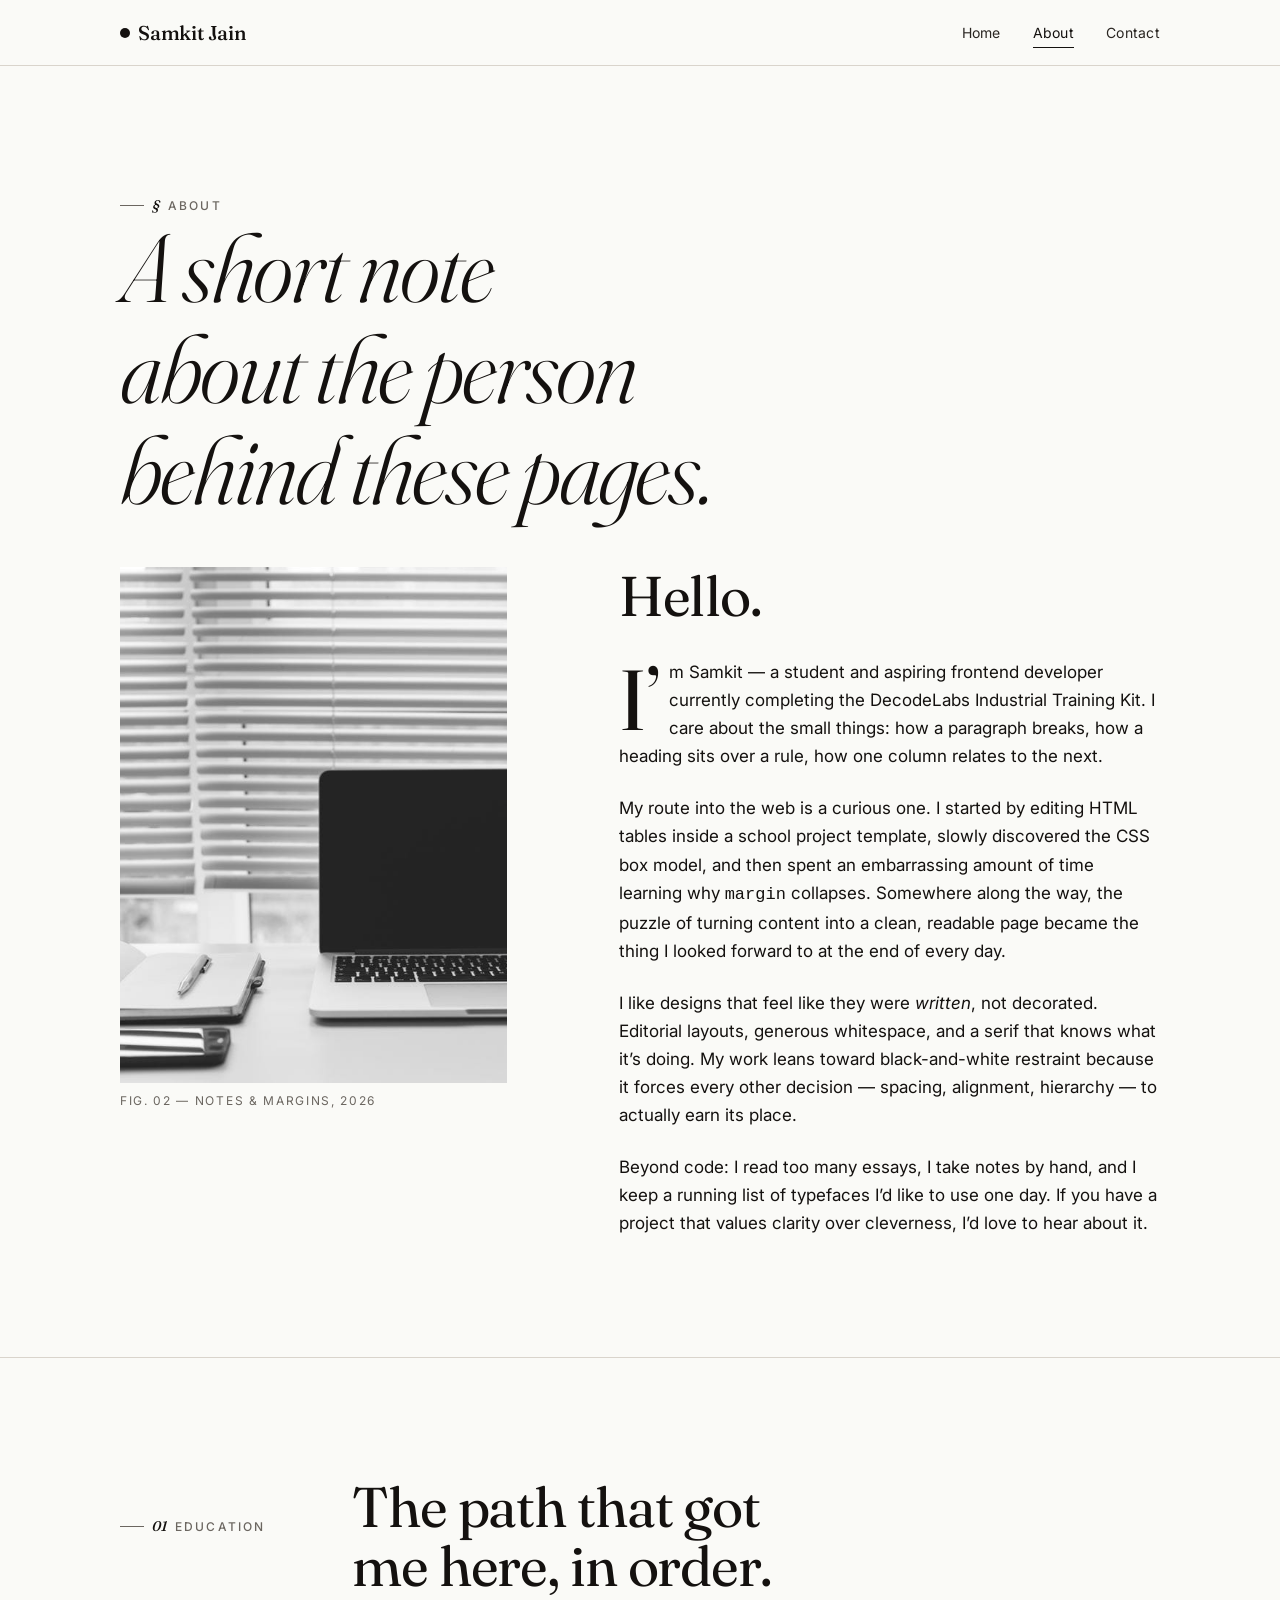
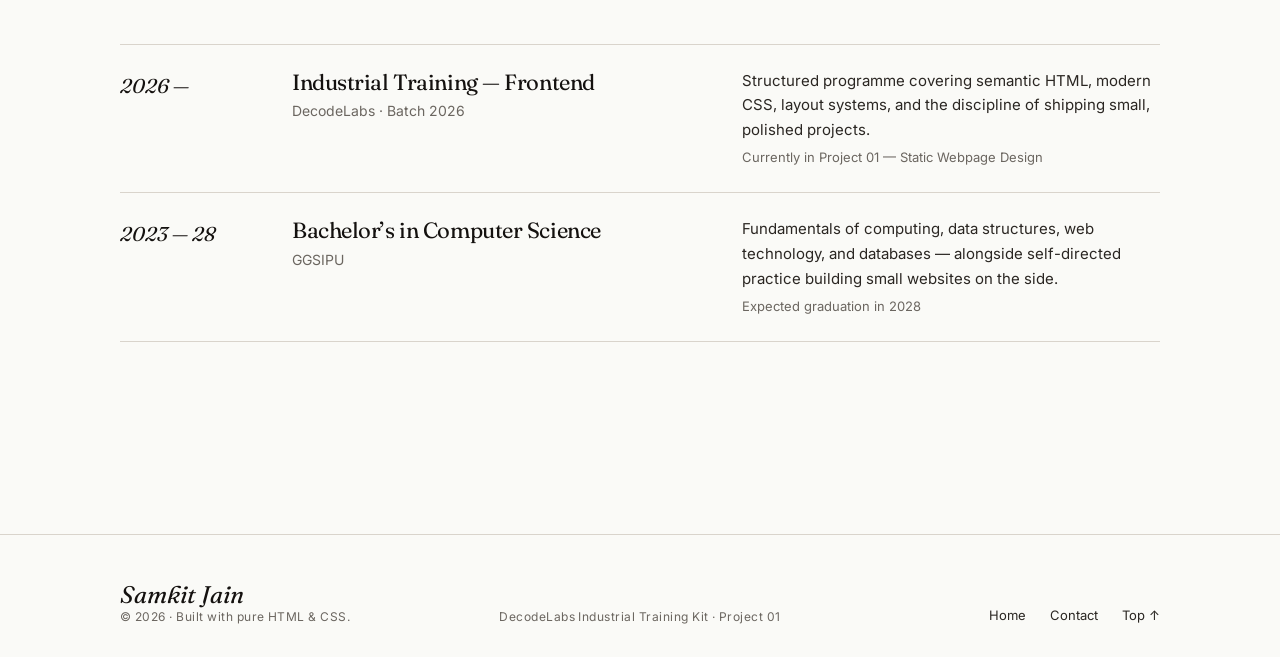
<file: Task1_portfolio/about.html>
<!DOCTYPE html>
<html lang="en">
<head>
  <meta charset="UTF-8" />
  <meta name="viewport" content="width=device-width, initial-scale=1.0" />
  <meta name="description" content="About Samkit Jain — background, education, and approach to frontend development." />
  <title>About — Samkit Jain</title>

  <link rel="preconnect" href="https://fonts.googleapis.com" />
  <link rel="preconnect" href="https://fonts.gstatic.com" crossorigin />
  <link href="https://fonts.googleapis.com/css2?family=Fraunces:ital,opsz,wght@0,9..144,300;0,9..144,400;0,9..144,500;1,9..144,300;1,9..144,400&family=Inter:wght@400;500;600&display=swap" rel="stylesheet" />

  <link rel="stylesheet" href="style.css" />
</head>
<body>

  <header class="site-header">
    <nav class="nav" aria-label="Primary">
      <a class="brand" href="index.html">
        <span class="brand-mark" aria-hidden="true"></span>
        Samkit&nbsp;Jain
      </a>
      <ul class="nav-links">
        <li><a href="index.html">Home</a></li>
        <li><a href="about.html" aria-current="page">About</a></li>
        <li><a href="contact.html">Contact</a></li>
      </ul>
    </nav>
  </header>

  <main>

    <!-- =========================================================
         PAGE TITLE
         ========================================================= -->
    <section class="page-title container">
      <p class="eyebrow"><span class="eyebrow--num">§</span> About</p>
      <h1>A short note<br /><em>about the person</em><br />behind these pages.</h1>
    </section>

    <!-- =========================================================
         ABOUT PROSE + PORTRAIT
         ========================================================= -->
    <section class="section" aria-labelledby="about-heading" style="border-top:none; padding-top:0;">
      <div class="container">

        <div class="about-grid">

          <figure class="about-figure">
            <img src="assets/about-notebook.jpg" alt="A minimalist notebook and phone on a warm white surface — a stand-in portrait." />
            <figcaption>Fig. 02 — Notes &amp; margins, 2026</figcaption>
          </figure>

          <div class="about-prose">
            <h2 id="about-heading" style="margin-bottom: 32px;">Hello.</h2>

            <p class="drop">
              I&rsquo;m Samkit — a student and aspiring frontend developer
              currently completing the DecodeLabs Industrial Training Kit.
              I care about the small things: how a paragraph breaks, how
              a heading sits over a rule, how one column relates to the
              next.
            </p>

            <p>
              My route into the web is a curious one. I started by
              editing HTML tables inside a school project template,
              slowly discovered the CSS box model, and then spent an
              embarrassing amount of time learning why <code>margin</code>
              collapses. Somewhere along the way, the puzzle of turning
              content into a clean, readable page became the thing I
              looked forward to at the end of every day.
            </p>

            <p>
              I like designs that feel like they were <em>written</em>,
              not decorated. Editorial layouts, generous whitespace, and
              a serif that knows what it&rsquo;s doing. My work leans
              toward black-and-white restraint because it forces every
              other decision — spacing, alignment, hierarchy — to
              actually earn its place.
            </p>

            <p>
              Beyond code: I read too many essays, I take notes by hand,
              and I keep a running list of typefaces I&rsquo;d like to
              use one day. If you have a project that values clarity
              over cleverness, I&rsquo;d love to hear about it.
            </p>
          </div>

        </div>
      </div>
    </section>

    <!-- =========================================================
         EDUCATION TIMELINE
         ========================================================= -->
    <section class="section" aria-labelledby="edu-title">
      <div class="container">

        <header class="section-head">
          <p class="eyebrow"><span class="eyebrow--num">01</span> Education</p>
          <h2 id="edu-title">The path that got me here, in order.</h2>
        </header>

        <ol class="timeline">

          <li>
            <span class="timeline-year">2026 —</span>
            <div>
              <h3 class="timeline-title">Industrial Training — Frontend</h3>
              <p style="color: var(--muted); font-size: 14px; margin-top: 4px;">DecodeLabs · Batch 2026</p>
            </div>
            <p class="timeline-detail">
              Structured programme covering semantic HTML, modern CSS,
              layout systems, and the discipline of shipping small,
              polished projects.
              <small>Currently in Project 01 — Static Webpage Design</small>
            </p>
          </li>

          <li>
            <span class="timeline-year">2023 — 28</span>
            <div>
              <h3 class="timeline-title">Bachelor&rsquo;s in Computer Science</h3>
              <p style="color: var(--muted); font-size: 14px; margin-top: 4px;">GGSIPU</p>
            </div>
            <p class="timeline-detail">
              Fundamentals of computing, data structures, web technology,
              and databases — alongside self-directed practice building
              small websites on the side.
              <small>Expected graduation in 2028</small>
            </p>
          </li>

        </ol>
      </div>
    </section>

  </main>

  <footer class="site-footer">
    <div class="container footer-grid">
      <div>
        <p class="footer-mark">Samkit&nbsp;Jain</p>
        <p class="footer-copy">© 2026 · Built with pure HTML &amp; CSS.</p>
      </div>
      <p class="footer-copy" style="text-align:center;">
        DecodeLabs Industrial Training Kit · Project 01
      </p>
      <ul class="footer-links">
        <li><a href="index.html">Home</a></li>
        <li><a href="contact.html">Contact</a></li>
        <li><a href="#top">Top ↑</a></li>
      </ul>
    </div>
  </footer>

</body>
</html>
</file>
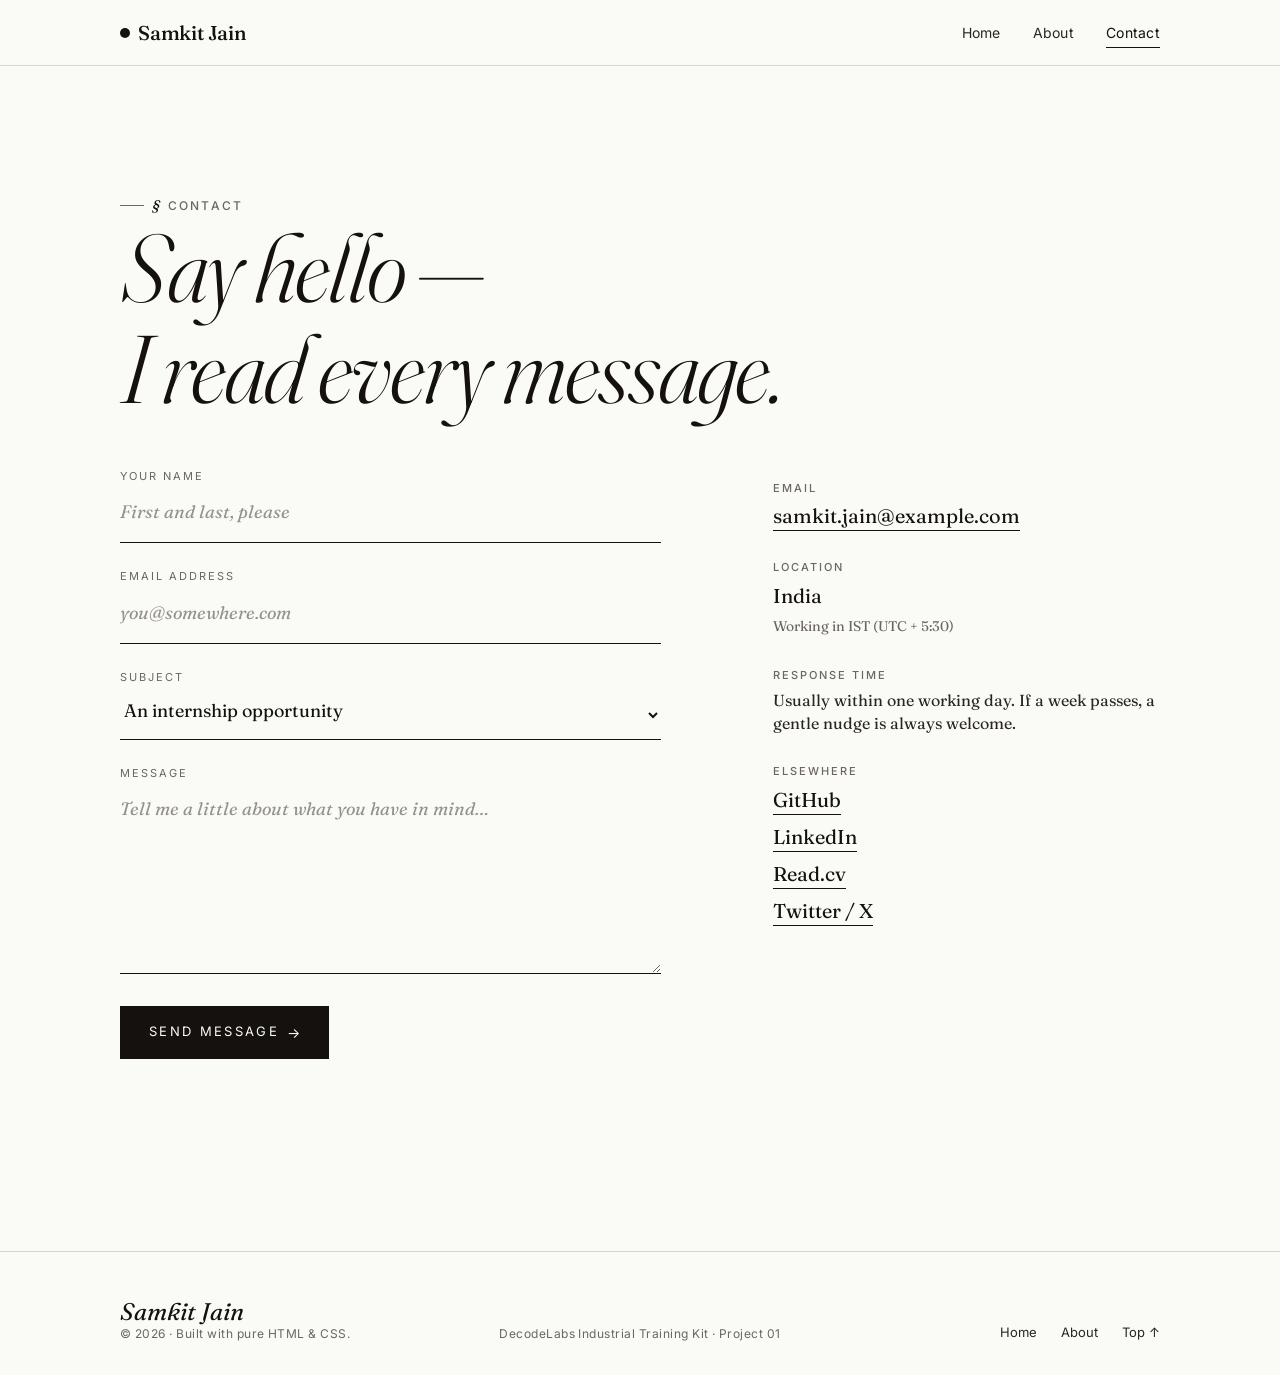
<file: Task1_portfolio/contact.html>
<!DOCTYPE html>
<html lang="en">
<head>
  <meta charset="UTF-8" />
  <meta name="viewport" content="width=device-width, initial-scale=1.0" />
  <meta name="description" content="Contact Samkit Jain — email, socials, and a message form." />
  <title>Contact — Samkit Jain</title>

  <link rel="preconnect" href="https://fonts.googleapis.com" />
  <link rel="preconnect" href="https://fonts.gstatic.com" crossorigin />
  <link href="https://fonts.googleapis.com/css2?family=Fraunces:ital,opsz,wght@0,9..144,300;0,9..144,400;0,9..144,500;1,9..144,300;1,9..144,400&family=Inter:wght@400;500;600&display=swap" rel="stylesheet" />

  <link rel="stylesheet" href="style.css" />
</head>
<body>

  <header class="site-header">
    <nav class="nav" aria-label="Primary">
      <a class="brand" href="index.html">
        <span class="brand-mark" aria-hidden="true"></span>
        Samkit&nbsp;Jain
      </a>
      <ul class="nav-links">
        <li><a href="index.html">Home</a></li>
        <li><a href="about.html">About</a></li>
        <li><a href="contact.html" aria-current="page">Contact</a></li>
      </ul>
    </nav>
  </header>

  <main>

    <!-- =========================================================
         PAGE TITLE
         ========================================================= -->
    <section class="page-title container">
      <p class="eyebrow"><span class="eyebrow--num">§</span> Contact</p>
      <h1>Say <em>hello</em> —<br />I read every&nbsp;message.</h1>
    </section>

    <!-- =========================================================
         FORM + INFO ASIDE
         ========================================================= -->
    <section class="section" aria-labelledby="form-heading" style="border-top:none; padding-top:0;">
      <div class="container">

        <div class="contact-grid">

          <!-- Contact form -->
          <form class="form" action="#" method="post" aria-labelledby="form-heading">
            <h2 id="form-heading" class="visually-hidden" style="position:absolute; left:-9999px;">Send a message</h2>

            <div class="field">
              <label for="name">Your name</label>
              <input type="text" id="name" name="name" placeholder="First and last, please" required />
            </div>

            <div class="field">
              <label for="email">Email address</label>
              <input type="email" id="email" name="email" placeholder="you@somewhere.com" required />
            </div>

            <div class="field">
              <label for="subject">Subject</label>
              <select id="subject" name="subject">
                <option>An internship opportunity</option>
                <option>A freelance project</option>
                <option>Just saying hi</option>
                <option>Something else</option>
              </select>
            </div>

            <div class="field">
              <label for="message">Message</label>
              <textarea id="message" name="message" rows="6" placeholder="Tell me a little about what you have in mind…" required></textarea>
            </div>

            <button class="btn" type="submit">Send message</button>
          </form>

          <!-- Aside: static info -->
          <aside class="contact-aside">

            <div class="info-block">
              <h4>Email</h4>
              <p><a href="mailto:samkit.jain@example.com">samkit.jain@example.com</a></p>
            </div>

            <div class="info-block">
              <h4>Location</h4>
              <p>India<br /><span style="color: var(--muted); font-size: 14px;">Working in IST (UTC + 5:30)</span></p>
            </div>

            <div class="info-block">
              <h4>Response time</h4>
              <p style="font-size: 16px; color: var(--ink-soft);">
                Usually within one working day. If a week passes, a
                gentle nudge is always welcome.
              </p>
            </div>

            <div class="info-block">
              <h4>Elsewhere</h4>
              <ul class="socials">
                <li><a href="#" rel="noopener">GitHub</a></li>
                <li><a href="#" rel="noopener">LinkedIn</a></li>
                <li><a href="#" rel="noopener">Read.cv</a></li>
                <li><a href="#" rel="noopener">Twitter / X</a></li>
              </ul>
            </div>

          </aside>

        </div>
      </div>
    </section>

  </main>

  <footer class="site-footer">
    <div class="container footer-grid">
      <div>
        <p class="footer-mark">Samkit&nbsp;Jain</p>
        <p class="footer-copy">© 2026 · Built with pure HTML &amp; CSS.</p>
      </div>
      <p class="footer-copy" style="text-align:center;">
        DecodeLabs Industrial Training Kit · Project 01
      </p>
      <ul class="footer-links">
        <li><a href="index.html">Home</a></li>
        <li><a href="about.html">About</a></li>
        <li><a href="#top">Top ↑</a></li>
      </ul>
    </div>
  </footer>

</body>
</html>
</file>
<file: Task1_portfolio/style.css>
/* =========================================================
   Samkit Jain — Personal Portfolio
   DecodeLabs Industrial Training Kit · Project 1
   Pure HTML + CSS · Minimal & Academic
   ========================================================= */

/* ---------- 1. RESET ---------- */
*,
*::before,
*::after {
  box-sizing: border-box;
  margin: 0;
  padding: 0;
}

html {
  scroll-behavior: smooth;
  -webkit-text-size-adjust: 100%;
}

img {
  display: block;
  max-width: 100%;
  height: auto;
}

a {
  color: inherit;
  text-decoration: none;
}

button,
input,
textarea {
  font: inherit;
  color: inherit;
}

/* ---------- 2. DESIGN TOKENS ---------- */
:root {
  /* Colour — deliberate black & white */
  --ink:       #14110f;
  --ink-soft:  #2a2622;
  --muted:     #6b6660;
  --rule:      #d9d4cc;
  --paper:     #fafaf7;
  --paper-alt: #f2eee6;

  /* Type */
  --font-serif: "Fraunces", "Times New Roman", Georgia, serif;
  --font-sans:  "Inter", -apple-system, BlinkMacSystemFont, "Helvetica Neue", Arial, sans-serif;

  /* Rhythm — 8px base */
  --s-1: 4px;
  --s-2: 8px;
  --s-3: 16px;
  --s-4: 24px;
  --s-5: 32px;
  --s-6: 48px;
  --s-7: 72px;
  --s-8: 112px;
  --s-9: 160px;

  /* Layout */
  --max-w: 1120px;
  --gutter: clamp(20px, 4vw, 40px);
}

/* ---------- 3. BASE ---------- */
body {
  background: var(--paper);
  color: var(--ink);
  font-family: var(--font-sans);
  font-size: 17px;
  line-height: 1.65;
  font-weight: 400;
  -webkit-font-smoothing: antialiased;
  -moz-osx-font-smoothing: grayscale;
  text-rendering: optimizeLegibility;
}

h1, h2, h3, h4 {
  font-family: var(--font-serif);
  font-weight: 400;
  line-height: 1.05;
  letter-spacing: -0.02em;
  color: var(--ink);
  text-wrap: balance;
}

h1 { font-size: clamp(48px, 8vw, 96px); }
h2 { font-size: clamp(36px, 5vw, 56px); }
h3 { font-size: clamp(22px, 2.4vw, 28px); }
h4 { font-size: 20px; }

p {
  text-wrap: pretty;
  max-width: 62ch;
}

/* Small caps label — used everywhere for section numbers */
.eyebrow {
  font-family: var(--font-sans);
  font-size: 12px;
  font-weight: 500;
  letter-spacing: 0.18em;
  text-transform: uppercase;
  color: var(--muted);
  display: inline-flex;
  align-items: center;
  gap: var(--s-2);
}

.eyebrow::before {
  content: "";
  width: 24px;
  height: 1px;
  background: var(--muted);
}

.eyebrow--num {
  font-family: var(--font-serif);
  font-style: italic;
  font-size: 14px;
  letter-spacing: normal;
  text-transform: none;
  color: var(--ink);
}

/* ---------- 4. LAYOUT PRIMITIVES ---------- */
.container {
  max-width: var(--max-w);
  margin-inline: auto;
  padding-inline: var(--gutter);
}

.section {
  padding-block: clamp(64px, 10vw, 120px);
  border-top: 1px solid var(--rule);
}

.section:first-of-type {
  border-top: none;
}

.section-head {
  display: grid;
  grid-template-columns: 1fr;
  gap: var(--s-3);
  margin-bottom: var(--s-6);
}

@media (min-width: 720px) {
  .section-head {
    grid-template-columns: 200px 1fr;
    gap: var(--s-5);
    align-items: baseline;
  }
}

/* ---------- 5. HEADER / NAV ---------- */
.site-header {
  position: sticky;
  top: 0;
  z-index: 10;
  background: rgba(250, 250, 247, 0.92);
  backdrop-filter: saturate(180%) blur(8px);
  border-bottom: 1px solid var(--rule);
}

.nav {
  display: flex;
  align-items: center;
  justify-content: space-between;
  padding-block: var(--s-3);
  max-width: var(--max-w);
  margin-inline: auto;
  padding-inline: var(--gutter);
}

.brand {
  font-family: var(--font-serif);
  font-size: 20px;
  font-weight: 500;
  letter-spacing: -0.01em;
  display: inline-flex;
  align-items: baseline;
  gap: var(--s-2);
}

.brand-mark {
  display: inline-block;
  width: 10px;
  height: 10px;
  background: var(--ink);
  border-radius: 50%;
  transform: translateY(-2px);
}

.nav-links {
  display: flex;
  gap: var(--s-5);
  list-style: none;
  font-size: 14px;
  letter-spacing: 0.02em;
}

.nav-links a {
  position: relative;
  padding-block: var(--s-1);
  color: var(--ink-soft);
  transition: color 160ms ease;
}

.nav-links a:hover {
  color: var(--ink);
}

.nav-links a[aria-current="page"] {
  color: var(--ink);
}

.nav-links a[aria-current="page"]::after {
  content: "";
  position: absolute;
  left: 0;
  right: 0;
  bottom: -3px;
  height: 1px;
  background: var(--ink);
}

/* ---------- 6. HERO ---------- */
.hero {
  padding-block: clamp(72px, 12vw, 140px) clamp(48px, 8vw, 96px);
}

.hero-grid {
  display: grid;
  grid-template-columns: 1fr;
  gap: var(--s-6);
}

@media (min-width: 900px) {
  .hero-grid {
    grid-template-columns: 1.3fr 1fr;
    gap: var(--s-7);
    align-items: end;
  }
}

.hero-title {
  font-size: clamp(56px, 10vw, 128px);
  line-height: 0.95;
  letter-spacing: -0.035em;
}

.hero-title em {
  font-style: italic;
  font-weight: 300;
}

.hero-lede {
  margin-top: var(--s-5);
  font-size: clamp(18px, 2vw, 20px);
  color: var(--ink-soft);
  max-width: 44ch;
}

.hero-meta {
  display: flex;
  flex-wrap: wrap;
  gap: var(--s-5);
  margin-top: var(--s-6);
  padding-top: var(--s-4);
  border-top: 1px solid var(--rule);
  font-size: 13px;
  color: var(--muted);
  letter-spacing: 0.04em;
}

.hero-meta dt {
  font-family: var(--font-sans);
  text-transform: uppercase;
  font-size: 11px;
  letter-spacing: 0.18em;
  margin-bottom: 4px;
}

.hero-meta dd {
  color: var(--ink);
  font-size: 14px;
  letter-spacing: normal;
}

.hero-figure {
  position: relative;
}

.hero-figure img {
  width: 100%;
  aspect-ratio: 4 / 5;
  object-fit: cover;
  filter: grayscale(100%) contrast(1.02);
}

.hero-figure figcaption {
  position: absolute;
  bottom: var(--s-3);
  left: var(--s-3);
  background: var(--paper);
  padding: var(--s-1) var(--s-2);
  font-size: 11px;
  letter-spacing: 0.14em;
  text-transform: uppercase;
  color: var(--ink);
}

/* ---------- 7. PROJECTS ---------- */
.projects {
  display: grid;
  grid-template-columns: 1fr;
  gap: var(--s-6);
}

@media (min-width: 720px) {
  .projects {
    grid-template-columns: repeat(2, 1fr);
    gap: var(--s-5) var(--s-6);
  }
}

.project {
  display: flex;
  flex-direction: column;
  gap: var(--s-3);
}

.project-cover {
  position: relative;
  overflow: hidden;
  background: var(--paper-alt);
}

.project-cover img {
  width: 100%;
  aspect-ratio: 5 / 4;
  object-fit: cover;
  filter: grayscale(100%);
  transition: transform 500ms ease, filter 400ms ease;
}

.project:hover .project-cover img {
  transform: scale(1.03);
  filter: grayscale(60%);
}

.project-index {
  position: absolute;
  top: var(--s-3);
  left: var(--s-3);
  font-family: var(--font-serif);
  font-style: italic;
  font-size: 14px;
  color: var(--paper);
  mix-blend-mode: difference;
}

.project-title {
  font-size: 24px;
  margin-top: var(--s-2);
}

.project-desc {
  color: var(--ink-soft);
  font-size: 15px;
  max-width: 46ch;
}

.project-tags {
  display: flex;
  flex-wrap: wrap;
  gap: var(--s-2);
  list-style: none;
  margin-top: var(--s-2);
}

.project-tags li {
  font-size: 11px;
  letter-spacing: 0.14em;
  text-transform: uppercase;
  color: var(--muted);
  padding: 4px 10px;
  border: 1px solid var(--rule);
  border-radius: 999px;
}

/* ---------- 8. SKILLS ---------- */
.skills {
  display: grid;
  grid-template-columns: 1fr;
  gap: var(--s-5);
}

@media (min-width: 720px) {
  .skills {
    grid-template-columns: repeat(3, 1fr);
    gap: var(--s-6);
  }
}

.skill-group h4 {
  font-family: var(--font-serif);
  font-style: italic;
  font-weight: 400;
  font-size: 22px;
  margin-bottom: var(--s-3);
  padding-bottom: var(--s-2);
  border-bottom: 1px solid var(--rule);
}

.skill-list {
  list-style: none;
  display: flex;
  flex-direction: column;
  gap: var(--s-2);
}

.skill-list li {
  display: flex;
  justify-content: space-between;
  align-items: baseline;
  gap: var(--s-3);
  padding-block: var(--s-1);
  font-size: 15px;
}

.skill-list li span:last-child {
  font-family: var(--font-serif);
  font-style: italic;
  font-size: 13px;
  color: var(--muted);
}

/* Dotted leader between skill name and level */
.skill-list li {
  position: relative;
}
.skill-list li::before {
  content: "";
  position: absolute;
  left: 0;
  right: 0;
  bottom: 8px;
  border-bottom: 1px dotted var(--rule);
  z-index: 0;
}
.skill-list li span {
  position: relative;
  z-index: 1;
  background: var(--paper);
  padding-inline: 4px;
}
.skill-list li span:first-child { padding-left: 0; }
.skill-list li span:last-child  { padding-right: 0; }

/* ---------- 9. ABOUT PAGE ---------- */
.page-title {
  padding-block: clamp(64px, 10vw, 120px) var(--s-6);
}

.page-title h1 {
  font-size: clamp(48px, 8vw, 96px);
  font-style: italic;
  font-weight: 300;
}

.about-grid {
  display: grid;
  grid-template-columns: 1fr;
  gap: var(--s-6);
}

@media (min-width: 900px) {
  .about-grid {
    grid-template-columns: 1fr 1.4fr;
    gap: var(--s-8);
    align-items: start;
  }
}

.about-figure img {
  width: 100%;
  aspect-ratio: 3 / 4;
  object-fit: cover;
  filter: grayscale(100%) contrast(1.02);
}

.about-figure figcaption {
  margin-top: var(--s-2);
  font-size: 12px;
  letter-spacing: 0.14em;
  text-transform: uppercase;
  color: var(--muted);
}

.about-prose p + p {
  margin-top: var(--s-4);
}

.about-prose .drop::first-letter {
  font-family: var(--font-serif);
  font-size: 5em;
  float: left;
  line-height: 0.85;
  padding-right: 10px;
  padding-top: 6px;
  font-weight: 400;
}

/* ---------- 10. TIMELINE (Education) ---------- */
.timeline {
  list-style: none;
  counter-reset: t;
  display: flex;
  flex-direction: column;
}

.timeline li {
  counter-increment: t;
  display: grid;
  grid-template-columns: 100px 1fr;
  gap: var(--s-4);
  padding-block: var(--s-4);
  border-top: 1px solid var(--rule);
}

.timeline li:last-child {
  border-bottom: 1px solid var(--rule);
}

@media (min-width: 720px) {
  .timeline li {
    grid-template-columns: 140px 1fr 1fr;
    gap: var(--s-5);
  }
}

.timeline-year {
  font-family: var(--font-serif);
  font-style: italic;
  font-size: 20px;
  color: var(--ink);
}

.timeline-title {
  font-family: var(--font-serif);
  font-size: 22px;
  line-height: 1.2;
}

.timeline-detail {
  color: var(--ink-soft);
  font-size: 15px;
}

.timeline-detail small {
  display: block;
  color: var(--muted);
  font-size: 13px;
  margin-top: var(--s-1);
}

/* ---------- 11. CONTACT ---------- */
.contact-grid {
  display: grid;
  grid-template-columns: 1fr;
  gap: var(--s-6);
}

@media (min-width: 900px) {
  .contact-grid {
    grid-template-columns: 1.4fr 1fr;
    gap: var(--s-8);
    align-items: start;
  }
}

.form {
  display: flex;
  flex-direction: column;
  gap: var(--s-4);
}

.field {
  display: flex;
  flex-direction: column;
  gap: var(--s-1);
}

.field label {
  font-size: 11px;
  text-transform: uppercase;
  letter-spacing: 0.18em;
  color: var(--muted);
}

.field input,
.field textarea,
.field select {
  border: none;
  border-bottom: 1px solid var(--ink);
  background: transparent;
  padding: var(--s-2) 0 var(--s-3);
  font-size: 18px;
  font-family: var(--font-serif);
  color: var(--ink);
  outline: none;
  transition: border-color 160ms ease;
}

.field textarea {
  resize: vertical;
  min-height: 120px;
  line-height: 1.5;
}

.field input:focus,
.field textarea:focus,
.field select:focus {
  border-color: var(--muted);
  border-bottom-width: 2px;
  padding-bottom: calc(var(--s-3) - 1px);
}

.field input::placeholder,
.field textarea::placeholder {
  color: var(--muted);
  font-style: italic;
  opacity: 0.7;
}

.btn {
  align-self: flex-start;
  display: inline-flex;
  align-items: center;
  gap: var(--s-2);
  background: var(--ink);
  color: var(--paper);
  padding: 14px 28px;
  font-size: 13px;
  letter-spacing: 0.18em;
  text-transform: uppercase;
  border: 1px solid var(--ink);
  cursor: pointer;
  transition: background 200ms ease, color 200ms ease;
  margin-top: var(--s-2);
}

.btn:hover {
  background: transparent;
  color: var(--ink);
}

.btn::after {
  content: "→";
  font-size: 14px;
  letter-spacing: 0;
}

/* Aside — contact info list */
.contact-aside {
  display: flex;
  flex-direction: column;
  gap: var(--s-5);
  padding-top: var(--s-3);
}

.info-block h4 {
  font-family: var(--font-sans);
  font-size: 11px;
  letter-spacing: 0.18em;
  text-transform: uppercase;
  color: var(--muted);
  margin-bottom: var(--s-2);
  font-weight: 500;
}

.info-block p,
.info-block a {
  font-family: var(--font-serif);
  font-size: 20px;
  color: var(--ink);
  line-height: 1.4;
}

.info-block a {
  border-bottom: 1px solid var(--ink);
  padding-bottom: 2px;
  transition: color 160ms ease, border-color 160ms ease;
}

.info-block a:hover {
  color: var(--muted);
  border-bottom-color: var(--muted);
}

.socials {
  list-style: none;
  display: flex;
  flex-direction: column;
  gap: var(--s-2);
}

/* ---------- 12. FOOTER ---------- */
.site-footer {
  border-top: 1px solid var(--rule);
  padding-block: var(--s-6) var(--s-5);
  margin-top: var(--s-7);
}

.footer-grid {
  display: grid;
  grid-template-columns: 1fr;
  gap: var(--s-4);
  align-items: end;
}

@media (min-width: 720px) {
  .footer-grid {
    grid-template-columns: 1fr auto 1fr;
    gap: var(--s-6);
  }
}

.footer-mark {
  font-family: var(--font-serif);
  font-size: 24px;
  font-style: italic;
  line-height: 1;
}

.footer-copy {
  font-size: 12px;
  color: var(--muted);
  letter-spacing: 0.04em;
}

.footer-links {
  list-style: none;
  display: flex;
  gap: var(--s-4);
  justify-content: flex-end;
  font-size: 13px;
}

.footer-links a {
  color: var(--ink-soft);
  border-bottom: 1px solid transparent;
  padding-bottom: 2px;
}

.footer-links a:hover {
  border-bottom-color: var(--ink-soft);
}

/* ---------- 13. UTILITIES ---------- */
.stack > * + * { margin-top: var(--s-3); }
.stack-lg > * + * { margin-top: var(--s-5); }

.rule {
  border: none;
  border-top: 1px solid var(--rule);
  margin-block: var(--s-5);
}

/* ---------- 14. SELECTION ---------- */
::selection {
  background: var(--ink);
  color: var(--paper);
}
</file>
